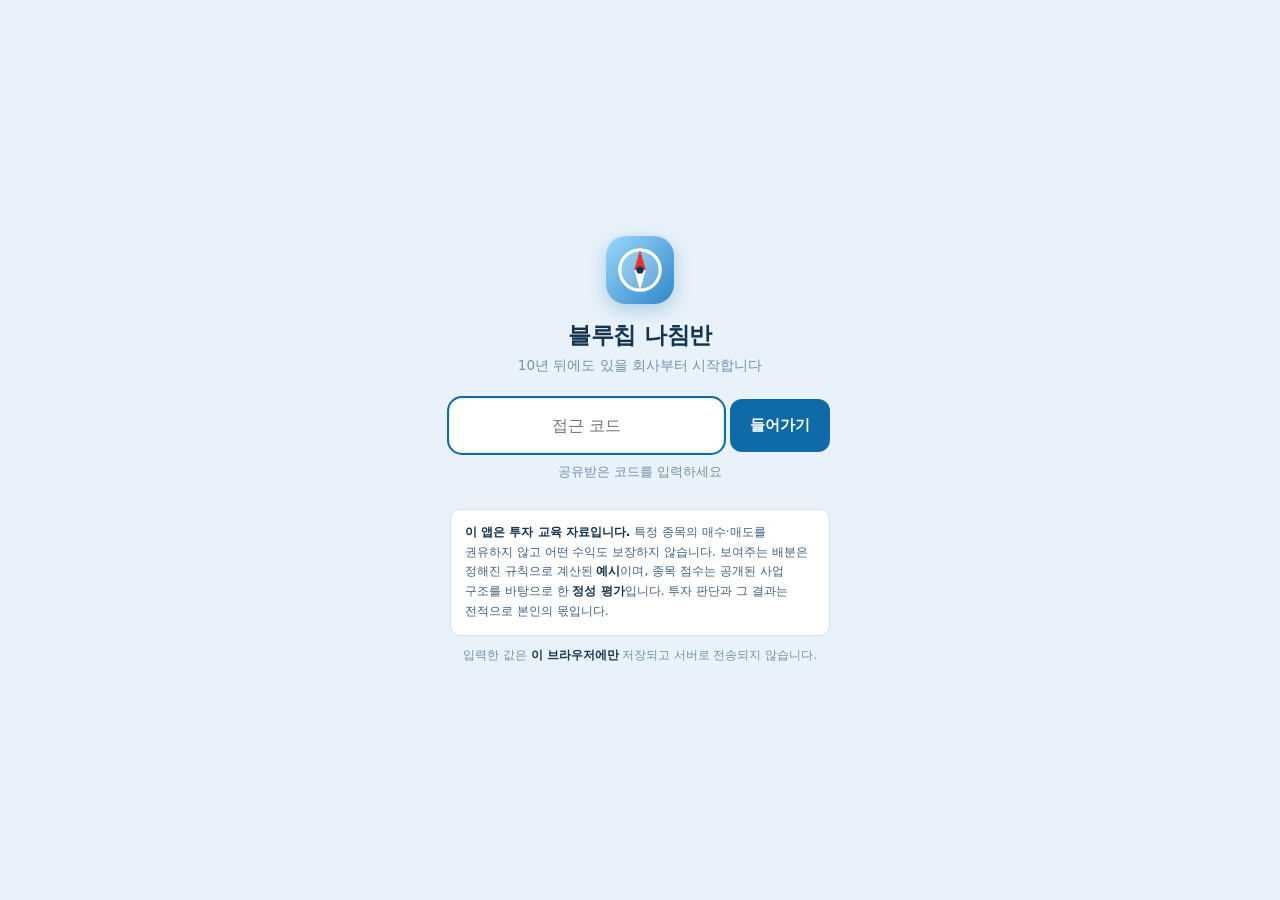
<file: index.html>
<!doctype html>
<html lang="ko">
<head>
<meta charset="UTF-8" />
<meta name="viewport" content="width=device-width, initial-scale=1, viewport-fit=cover" />

<!-- 앱 이름은 여기(title / apple-mobile-web-app-title), manifest.json,
     그리고 아래 .gate-name / .brand 세 곳에만 있다. -->
<title>블루칩 나침반</title>
<meta name="description" content="시드를 넣으면 공격적·안정적·방어적 세 가지로 나눠 담을 종목과 금액을 알려주는 초보자용 주식 가이드." />

<!-- 지인끼리만 쓰는 앱이라 검색에 걸리지 않게 한다.
     robots.txt의 Disallow와 짝이다. 둘 다 있어야 한다 —
     robots.txt는 크롤링을, 이 태그는 색인을 막는다. -->
<meta name="robots" content="noindex, nofollow" />

<meta name="theme-color" content="#0e6ba8" />
<meta name="apple-mobile-web-app-capable" content="yes" />
<meta name="apple-mobile-web-app-status-bar-style" content="default" />
<meta name="apple-mobile-web-app-title" content="블루칩 나침반" />
<meta name="mobile-web-app-capable" content="yes" />

<link rel="manifest" href="manifest.json" />
<link rel="icon" href="icon.svg" type="image/svg+xml" />
<link rel="icon" href="icon-192.png" type="image/png" sizes="192x192" />
<link rel="apple-touch-icon" href="icon-180.png" />
<link rel="stylesheet" href="app.css" />
</head>
<body>

<!-- ── 접근 코드 화면 ────────────────────────────────────────────
     보안이 아니라 문패다(config.js 설명 참고). 통과하면 이 브라우저에
     기억해서 다음부터 묻지 않는다.
     고지를 여기에 둔다 — 들어오는 모든 사람이 한 번은 읽고 지나간다. -->
<div id="gate" class="gate" hidden>
  <div class="gate-card">
    <span class="gate-mark" aria-hidden="true">
      <svg viewBox="0 0 64 64" xmlns="http://www.w3.org/2000/svg">
        <defs><linearGradient id="gt-g" x1="0" y1="0" x2="1" y2="1">
          <stop offset="0" stop-color="#9ad8fb"/><stop offset="1" stop-color="#2f86c9"/>
        </linearGradient></defs>
        <rect width="64" height="64" fill="url(#gt-g)"/>
        <circle cx="32" cy="32" r="19.5" fill="#ffffff" opacity=".18"/>
        <circle cx="32" cy="32" r="19" fill="none" stroke="#ffffff" stroke-width="3"/>
        <path d="M32 13 L37.4 32 L26.6 32 Z" fill="#e5342b"/>
        <path d="M32 51 L26.6 32 L37.4 32 Z" fill="#ffffff"/>
        <circle cx="32" cy="32" r="3.4" fill="#13334f"/>
      </svg>
    </span>
    <h1 class="gate-name">블루칩 나침반</h1>
    <p class="gate-sub">10년 뒤에도 있을 회사부터 시작합니다</p>

    <div class="gate-form">
      <input id="gate-input" type="password" inputmode="text" autocomplete="off"
             placeholder="접근 코드" aria-label="접근 코드" />
      <button id="gate-go" type="button">들어가기</button>
    </div>
    <p id="gate-hint" class="gate-hint"></p>
    <p id="gate-err" class="gate-err" hidden>코드가 맞지 않습니다.</p>

    <p class="gate-notice"><b>이 앱은 투자 교육 자료입니다.</b> 특정 종목의 매수·매도를 권유하지 않고 어떤 수익도 보장하지 않습니다. 보여주는 배분은 정해진 규칙으로 계산된 <b>예시</b>이며, 종목 점수는 공개된 사업 구조를 바탕으로 한 <b>정성 평가</b>입니다. 투자 판단과 그 결과는 전적으로 본인의 몫입니다.</p>
    <p class="gate-priv">입력한 값은 <b>이 브라우저에만</b> 저장되고 서버로 전송되지 않습니다.</p>
  </div>
</div>

<div id="app" hidden>

  <!-- ── 상단: 브랜드 + 시장 전환 ───────────────────────────────
       시장 전환은 가장 자주 눌리는 조작이라 항상 화면에 붙어 있게 한다. -->
  <header class="top">
    <div class="brand">
      <span class="brand-mark" aria-hidden="true">
        <svg viewBox="0 0 64 64" xmlns="http://www.w3.org/2000/svg">
          <defs><linearGradient id="bm-g" x1="0" y1="0" x2="1" y2="1">
            <stop offset="0" stop-color="#9ad8fb"/><stop offset="1" stop-color="#2f86c9"/>
          </linearGradient></defs>
          <rect width="64" height="64" fill="url(#bm-g)"/>
          <circle cx="32" cy="32" r="19.5" fill="#ffffff" opacity=".18"/>
          <circle cx="32" cy="32" r="19" fill="none" stroke="#ffffff" stroke-width="3"/>
          <path d="M32 13 L37.4 32 L26.6 32 Z" fill="#e5342b"/>
          <path d="M32 51 L26.6 32 L37.4 32 Z" fill="#ffffff"/>
          <circle cx="32" cy="32" r="3.4" fill="#13334f"/>
        </svg>
      </span>
      <div>
        <h1>블루칩 나침반</h1>
        <p class="brand-sub">10년 뒤에도 있을 회사부터</p>
      </div>
    </div>

    <div class="market-switch" role="tablist" aria-label="시장 선택">
      <button class="ms-btn is-on" data-market="kr" role="tab" aria-selected="true">
        <span class="ms-flag">🇰🇷</span><span class="ms-label">국내</span>
      </button>
      <button class="ms-btn" data-market="us" role="tab" aria-selected="false">
        <span class="ms-flag">🇺🇸</span><span class="ms-label">미국</span>
      </button>
      <span class="ms-thumb" aria-hidden="true"></span>
    </div>
  </header>

  <main id="main">
    <section id="view-home"   class="view is-on"></section>
    <section id="view-my"     class="view"></section>
    <section id="view-plan"   class="view"></section>
    <section id="view-stock"  class="view"></section>
    <section id="view-market" class="view"></section>
    <section id="view-learn"  class="view"></section>
  </main>

  <!-- ── 하단 탭 ────────────────────────────────────────────────
       홈이 첫 자리다: "지금 시장이 어떤가 + 내 돈이 지금 어떤가".
       그 다음이 내 주식(팔까/둘까/더 살까), 그 다음이 제안(새로 넣을 돈).
       공부(자료)는 맨 뒤에 둔다. -->
  <nav class="tabbar" role="tablist" aria-label="화면 전환">
    <button class="tab is-on" data-view="home" role="tab" aria-selected="true">
      <span class="tab-ico">🏠</span><span class="tab-txt">홈</span>
    </button>
    <button class="tab" data-view="my" role="tab" aria-selected="false">
      <span class="tab-ico">💼</span><span class="tab-txt">내 주식</span>
    </button>
    <button class="tab" data-view="plan" role="tab" aria-selected="false">
      <span class="tab-ico">🎯</span><span class="tab-txt">제안</span>
    </button>
    <button class="tab" data-view="stock" role="tab" aria-selected="false">
      <span class="tab-ico">🔎</span><span class="tab-txt">알아보기</span>
    </button>
    <button class="tab" data-view="market" role="tab" aria-selected="false">
      <span class="tab-ico">🎛️</span><span class="tab-txt">시장</span>
    </button>
    <button class="tab" data-view="learn" role="tab" aria-selected="false">
      <span class="tab-ico">📚</span><span class="tab-txt">자료</span>
    </button>
  </nav>
</div>

<!-- 용어 설명 시트: 점선 밑줄을 누르면 아래에서 올라온다. -->
<div id="sheet" class="sheet" hidden>
  <div class="sheet-back" data-close="1"></div>
  <div class="sheet-body" role="dialog" aria-modal="true" aria-labelledby="sheet-title">
    <h3 id="sheet-title"></h3>
    <p id="sheet-text"></p>
    <button class="sheet-close" data-close="1" type="button">닫기</button>
  </div>
</div>

<script src="config.js"></script>
<script src="data.js"></script>
<script src="market.js"></script>
<script src="portfolios.js"></script>
<script src="holdings.js"></script>
<script src="sim.js"></script>
<script src="ask-brain.js"></script>
<script src="ask.js"></script>
<script src="app.js"></script>
</body>
</html>
</file>
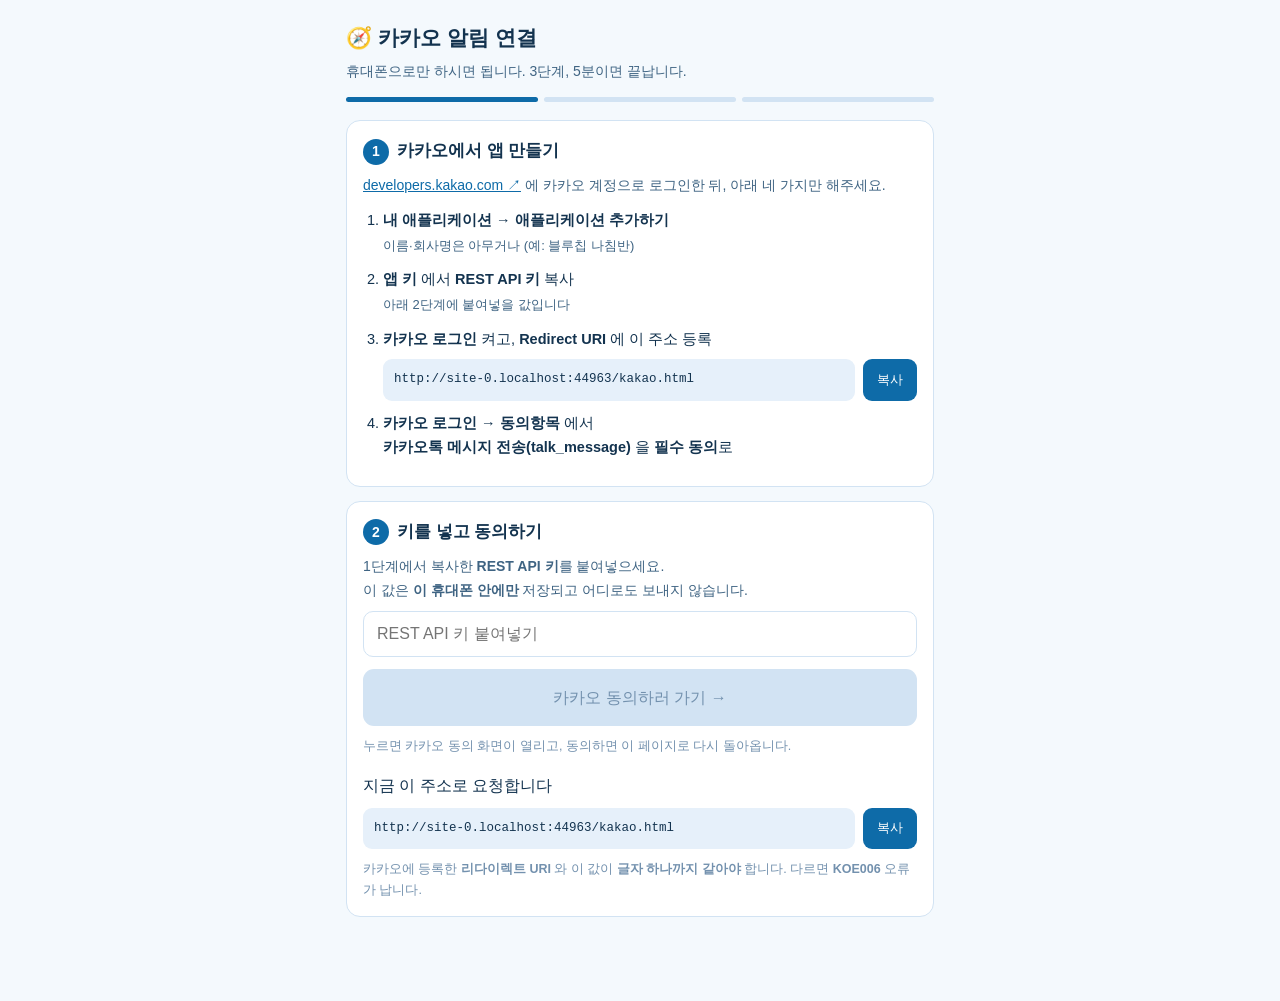
<file: kakao.html>
<!doctype html>
<html lang="ko">
<head>
<meta charset="utf-8" />
<meta name="viewport" content="width=device-width, initial-scale=1, viewport-fit=cover" />
<meta name="robots" content="noindex" />
<title>카카오 알림 연결 · 블루칩 나침반</title>
<!--
  휴대폰만으로 카카오 알림을 연결하는 안내 페이지.

  왜 이 페이지가 필요한가
    회원님이 직접 해야 하는 일은 세 가지뿐이다 — 카카오 로그인, 동의 누르기,
    GitHub 에 비밀값 저장. 그 밖의 복잡한 건(토큰 교환, 시험 발송, 확인) 전부
    워크플로가 한다. 그런데 그 세 가지 사이에 "긴 주소를 손으로 고치기",
    "주소창에서 코드 긁기" 같은 휴대폰에서 사실상 불가능한 일이 끼어 있었다.
    그걸 이 페이지가 대신한다.

  ⚠️ REST 키는 이 기기 안에만 둔다(localStorage). 어디로도 보내지 않는다.
     토큰 교환은 워크플로가 한다 — 키를 페이지에 심으면 소스에 노출된다.
-->
<style>
  :root{--ink:#13334f;--mid:#3f6483;--dim:#7391ae;--line:#d2e3f3;--soft:#e6f0fa;
        --acc:#0e6ba8;--ok:#2f6b4a;--okbg:#eef6f0;--okln:#d3e7da;
        --bad:#93362f;--badbg:#fdf1ef;--badln:#f3cfcd}
  *{margin:0;padding:0;box-sizing:border-box;-webkit-text-size-adjust:100%}
  body{font:16px/1.7 -apple-system,BlinkMacSystemFont,'Apple SD Gothic Neo','Noto Sans KR',sans-serif;
       color:var(--ink);background:#f4f9fd;padding:20px 16px 70px;max-width:620px;margin:0 auto}
  h1{font-size:21px;font-weight:800;margin-bottom:4px}
  .sub{color:var(--mid);font-size:14px;margin-bottom:8px}
  .prog{display:flex;gap:6px;margin:14px 0 18px}
  .pd{flex:1;height:5px;border-radius:99px;background:var(--line)}
  .pd.on{background:var(--acc)}
  .card{background:#fff;border:1px solid var(--line);border-radius:14px;padding:16px;margin-bottom:14px}
  .step{display:flex;align-items:center;gap:8px;font-size:17px;font-weight:800;margin-bottom:4px}
  .num{flex:none;width:26px;height:26px;border-radius:50%;background:var(--acc);color:#fff;
       font-size:14px;display:flex;align-items:center;justify-content:center}
  .card > p{font-size:14px;color:var(--mid);margin:8px 0}
  ol{margin:10px 0 0 20px;font-size:14.5px}
  ol li{margin-bottom:10px}
  .copyrow{display:flex;gap:8px;align-items:stretch;margin:8px 0}
  code{flex:1;min-width:0;background:var(--soft);border-radius:9px;padding:11px;
       font:12.5px/1.55 ui-monospace,SFMono-Regular,Menlo,monospace;word-break:break-all}
  .mini{flex:none;padding:0 14px;border:0;border-radius:9px;background:var(--acc);color:#fff;
        font:700 13px inherit;font-family:inherit;cursor:pointer}
  input{width:100%;padding:13px;border:1px solid var(--line);border-radius:10px;font-size:16px;
        font-family:inherit;color:var(--ink);background:#fff}
  input:focus{outline:2px solid var(--acc);outline-offset:-1px}
  .btn{display:block;width:100%;margin-top:12px;padding:15px;border:0;border-radius:11px;
       background:var(--acc);color:#fff;font:800 16px inherit;font-family:inherit;
       cursor:pointer;text-align:center;text-decoration:none}
  .btn[disabled]{background:var(--line);color:var(--dim)}
  .ok{background:var(--okbg);border:1px solid var(--okln);color:var(--ok);
      padding:11px 13px;border-radius:10px;font-size:14px;margin-top:10px}
  .bad{background:var(--badbg);border:1px solid var(--badln);color:var(--bad);
       padding:12px 14px;border-radius:10px;font-size:14px}
  .note{font-size:12.5px;color:var(--dim);margin-top:10px;line-height:1.65}
  .big{font:700 18px/1.5 ui-monospace,SFMono-Regular,Menlo,monospace;word-break:break-all;
       background:var(--soft);border-radius:10px;padding:14px;text-align:center}
  a{color:var(--acc)}
  .kv{font-size:13px;color:var(--mid);margin-top:6px}
  .kv b{color:var(--ink)}
</style>
</head>
<body>
  <h1>🧭 카카오 알림 연결</h1>
  <div class="sub">휴대폰으로만 하시면 됩니다. 3단계, 5분이면 끝납니다.</div>
  <div class="prog"><span class="pd" id="p1"></span><span class="pd" id="p2"></span><span class="pd" id="p3"></span></div>
  <div id="out"></div>

<script>
(function () {
  var KEY = 'bcc:kakaoRestKey';
  var REDIRECT = location.origin + location.pathname;
  var qs = new URLSearchParams(location.search);
  var code = qs.get('code'), err = qs.get('error');
  var out = document.getElementById('out');

  function esc(s) { return String(s == null ? '' : s).replace(/[<>&"]/g, function (c) {
    return { '<': '&lt;', '>': '&gt;', '&': '&amp;', '"': '&quot;' }[c]; }); }
  function store(k, v) { try { v === null ? localStorage.removeItem(k) : localStorage.setItem(k, v); } catch (e) {} }
  function read(k) { try { return localStorage.getItem(k) || ''; } catch (e) { return ''; } }
  function lit(n) { for (var i = 1; i <= 3; i++)
    document.getElementById('p' + i).className = 'pd' + (i <= n ? ' on' : ''); }

  /* 눌러서 복사. 안 되는 브라우저에서는 선택 상태로 만들어 준다. */
  function wireCopy(btnId, srcId, msgId) {
    var b = document.getElementById(btnId); if (!b) return;
    b.onclick = function () {
      var el = document.getElementById(srcId);
      var t = el.value !== undefined ? el.value : el.textContent;
      var done = function () { say('✅ 복사했습니다.'); };
      function say(m) { var x = document.getElementById(msgId); if (x) x.innerHTML = '<div class="ok">' + m + '</div>'; }
      if (navigator.clipboard && navigator.clipboard.writeText) {
        navigator.clipboard.writeText(t).then(done, sel);
      } else sel();
      function sel() {
        try {
          var r = document.createRange(); r.selectNodeContents(el);
          var s = window.getSelection(); s.removeAllRanges(); s.addRange(r);
          say('길게 눌러 <b>복사</b>를 골라주세요.');
        } catch (e) { say('직접 길게 눌러 복사해 주세요.'); }
      }
    };
  }

  /* ── 인증 실패 ── */
  if (err) {
    lit(2);
    var isUri = /KOE006|redirect|uri/i.test(err);
    out.innerHTML =
      '<div class="bad"><b>동의가 끝나지 않았습니다.</b><br>(' + esc(err) + ')</div>' +
      '<div class="card">' +
        (isUri
          ? '<p><b>등록한 주소가 다릅니다(KOE006).</b> 카카오에 등록한 ' +
            '<b>리다이렉트 URI</b> 가 아래 값과 글자 하나까지 같아야 합니다.</p>' +
            '<div class="copyrow"><code id="ru3">' + esc(REDIRECT) + '</code>' +
            '<button class="mini" id="cpru3">복사</button></div><div id="m4"></div>' +
            '<div class="note">자주 어긋나는 곳 — 뒤가 잘림, <b>kakao.html</b> 빠짐, ' +
            '끝에 <b>/</b> 붙음, 입력만 하고 <b>+</b> 를 안 누름, ' +
            '<b>다른 REST 키</b> 에 등록함.</div>'
          : '<p>대개 <b>카카오톡 메시지 전송(talk_message)</b> 동의항목이 ' +
            '꺼져 있을 때 이렇게 됩니다. 카카오 개발자센터에서 켠 뒤 다시 해주세요.</p>') +
        '<a class="btn" href="' + esc(REDIRECT) + '" style="margin-top:14px">처음으로 돌아가기</a>' +
      '</div>';
    if (isUri) wireCopy('cpru3', 'ru3', 'm4');
    return;
  }

  /* ── 3단계: 코드를 받았다 ── */
  if (code) {
    lit(3);
    out.innerHTML =
      '<div class="card"><div class="step"><span class="num">3</span>거의 끝났습니다</div>' +
        '<p>아래 코드를 복사해서 저에게 알려주시거나, 직접 넣으셔도 됩니다.</p>' +
        '<div class="big" id="code">' + esc(code) + '</div>' +
        '<button class="btn" id="cp">📋 코드 복사하기</button>' +
        '<div id="m1"></div>' +
        '<div class="note">이 코드는 <b>10분 안에 한 번만</b> 쓸 수 있습니다. ' +
        '늦었으면 아래에서 다시 받으시면 됩니다.</div>' +
      '</div>' +
      '<div class="card"><div class="step"><span class="num">✓</span>다음은 제가 합니다</div>' +
        '<p>코드를 알려주시면 토큰 발급·저장·시험 발송까지 제가 처리하겠습니다.<br>' +
        '직접 하시려면: <b>Actions → kakao token → Run workflow</b> 에 코드를 넣고 실행하세요.</p>' +
        '<a class="btn" id="again" href="#" style="background:#fff;color:var(--acc);border:1px solid var(--line)">↻ 코드 다시 받기</a>' +
      '</div>';
    wireCopy('cp', 'code', 'm1');
    var k = read(KEY);
    document.getElementById('again').href = k ? authUrl(k) : REDIRECT;
    return;
  }

  function authUrl(k) {
    return 'https://kauth.kakao.com/oauth/authorize?client_id=' + encodeURIComponent(k) +
      '&redirect_uri=' + encodeURIComponent(REDIRECT) +
      '&response_type=code&scope=talk_message';
  }

  /* ── 1~2단계 ── */
  lit(1);
  out.innerHTML =
    '<div class="card"><div class="step"><span class="num">1</span>카카오에서 앱 만들기</div>' +
      '<p><a href="https://developers.kakao.com" target="_blank" rel="noopener">developers.kakao.com ↗</a>' +
      ' 에 카카오 계정으로 로그인한 뒤, 아래 네 가지만 해주세요.</p>' +
      '<ol>' +
        '<li><b>내 애플리케이션 → 애플리케이션 추가하기</b><br>' +
          '<span class="kv">이름·회사명은 아무거나 (예: 블루칩 나침반)</span></li>' +
        '<li><b>앱 키</b> 에서 <b>REST API 키</b> 복사<br>' +
          '<span class="kv">아래 2단계에 붙여넣을 값입니다</span></li>' +
        '<li><b>카카오 로그인</b> 켜고, <b>Redirect URI</b> 에 이 주소 등록' +
          '<div class="copyrow"><code id="ru">' + esc(REDIRECT) + '</code>' +
          '<button class="mini" id="cpru">복사</button></div>' +
          '<div id="m2"></div></li>' +
        '<li><b>카카오 로그인 → 동의항목</b> 에서<br>' +
          '<b>카카오톡 메시지 전송(talk_message)</b> 을 <b>필수 동의</b>로</li>' +
      '</ol>' +
    '</div>' +
    '<div class="card"><div class="step"><span class="num">2</span>키를 넣고 동의하기</div>' +
      '<p>1단계에서 복사한 <b>REST API 키</b>를 붙여넣으세요.<br>' +
      '이 값은 <b>이 휴대폰 안에만</b> 저장되고 어디로도 보내지 않습니다.</p>' +
      '<input id="key" type="text" inputmode="latin" autocapitalize="off" autocorrect="off" ' +
        'spellcheck="false" placeholder="REST API 키 붙여넣기" value="' + esc(read(KEY)) + '" />' +
      '<a class="btn" id="go" href="#">카카오 동의하러 가기 →</a>' +
      '<div class="note">누르면 카카오 동의 화면이 열리고, 동의하면 이 페이지로 다시 돌아옵니다.</div>' +
      /* KOE006(Redirect URI 불일치)이 실제로 났다. 원인은 대개 카카오에
         등록한 주소가 한 글자 다르거나 뒤가 잘린 것인데, 요청에 실리는 주소를
         화면에서 볼 수 없으면 무엇과 무엇이 다른지 대조할 수가 없다.
         그래서 지금 보내는 값을 그대로 보여준다. */
      '<div class="lab" style="margin-top:16px">지금 이 주소로 요청합니다</div>' +
      '<div class="copyrow"><code id="ru2">' + esc(REDIRECT) + '</code>' +
      '<button class="mini" id="cpru2">복사</button></div><div id="m3"></div>' +
      '<div class="note">카카오에 등록한 <b>리다이렉트 URI</b> 와 이 값이 ' +
      '<b>글자 하나까지 같아야</b> 합니다. 다르면 <b>KOE006</b> 오류가 납니다.</div>' +
    '</div>';

  wireCopy('cpru', 'ru', 'm2');
  wireCopy('cpru2', 'ru2', 'm3');
  var input = document.getElementById('key');
  var go = document.getElementById('go');
  function sync() {
    var k = input.value.trim();
    if (k.length >= 20) { go.href = authUrl(k); go.removeAttribute('disabled'); store(KEY, k); lit(2); }
    else { go.href = '#'; go.setAttribute('disabled', ''); lit(1); }
  }
  input.addEventListener('input', sync);
  go.addEventListener('click', function (e) { if (go.getAttribute('href') === '#') e.preventDefault(); });
  sync();
})();
</script>
</body>
</html>
</file>
<file: app.css>
/* ============================================================================
   app.css — 블루칩 나침반
   ----------------------------------------------------------------------------
   색 원칙: 스카이블루 배경(#e9f2fb) + 딥네이비 글자(#13334f) + 오션블루
   강조(#0e6ba8). 빨강(--up #e5342b)은 나침반 북쪽 바늘과 위성 비중에만 쓴다.
   빨강을 아껴 쓰는 이유: 화면에 빨강이 흔해지면 그게 곧 "지금 뭔가 하라"는
   신호가 된다. 이 앱의 목적은 감정 매매를 줄이는 것이라 손익·등락을
   빨강/초록으로 칠하는 UI는 만들지 않는다(CLAUDE.md).
   시장 전환(국내↔미장)만 강조색을 오션블루↔인디고로 바꿔, 지금 어느 시장을
   보고 있는지 글자를 읽지 않아도 알게 한다.
   ========================================================================== */

:root {
  /* 스카이블루 팔레트.
     배경은 하늘, 글자는 딥네이비, 강조는 오션블루. 나침반 북쪽 바늘만
     상승 빨강(--up)으로 찍어 시선을 한 점에 모은다.
     주의: --up 은 브랜드 색이지 손익 색이 아니다. 수익률·등락을 빨강/초록으로
     칠하는 UI는 만들지 않는다(CLAUDE.md) — 감정 매매를 줄이는 게 이 앱의 목적이다. */
  --bg:        #e9f2fb;
  --card:      #ffffff;
  --line:      #d2e3f3;
  --line-soft: #e6f0fa;
  --ink:       #13334f;
  --ink-mid:   #3f6180;
  --ink-dim:   #7391ae;

  --accent:      #0e6ba8;   /* 시장에 따라 아래에서 덮어쓴다 */
  --accent-soft: #e1eef9;
  --accent-ink:  #0e6ba8;

  --up:    #e5342b;   /* 주식 상승의 빨강 — 나침반 북쪽 바늘, 위성 비중 */
  --sky:   #6fc3f0;
  --amber: #ffc66b;
  --good:  #2f8f6d;
  --warn:  #c8802a;
  --bad:   #b8342c;

  --r:  16px;
  --r-s: 10px;
  --shadow: 0 1px 2px rgba(19,51,79,.06), 0 8px 24px rgba(19,51,79,.06);
  --safe-bottom: env(safe-area-inset-bottom, 0px);
  --safe-top: env(safe-area-inset-top, 0px);
}

body[data-market="us"] {
  --accent:      #3d3f9e;
  --accent-soft: #eaeaf8;
  --accent-ink:  #3d3f9e;
}

* { box-sizing: border-box; -webkit-tap-highlight-color: transparent; }

/* 한글은 기본값이면 **글자 단위**로 줄이 바뀐다. 그래서 좁은 화면에서
   "비중을 줄인 / 다", "1,695만 / 원" 처럼 낱말 한가운데가 끊긴다.
   읽는 사람은 두 번 읽어야 하고, 무엇보다 지저분하다.
   keep-all 로 **띄어쓰기에서만** 줄을 바꾼다. 대신 띄어쓰기 없는 긴
   덩어리(주소 등)가 칸을 뚫고 나갈 수 있으니 anywhere 로 받쳐 둔다.
   ⚠️ 이건 화면 전체에 걸리는 규칙이다. 칸마다 따로 적지 않는다 —
      따로 적으면 새로 만든 칸에서 또 빠뜨린다. */
body {
  word-break: keep-all;
  overflow-wrap: anywhere;
}

/* [hidden]의 display:none은 브라우저 기본 스타일이라, 클래스 선택자가
   display를 지정하면 그쪽이 이긴다. 그러면 "숨겼다고 생각한" 전체화면
   오버레이가 투명하게 남아 화면 전체의 클릭을 삼킨다.
   숨김이 항상 이기도록 못 박는다. */
[hidden] { display: none !important; }

html, body {
  margin: 0;
  background: var(--bg);
  color: var(--ink);
  font-family: -apple-system, BlinkMacSystemFont, "Apple SD Gothic Neo", "Pretendard",
               "Noto Sans KR", system-ui, sans-serif;
  /* 초보자 대상이라 기본 글자를 한 단계 크게 잡는다. 16.5px 아래로 내리지 말 것. */
  font-size: 16.5px;
  line-height: 1.62;
  -webkit-text-size-adjust: 100%;
}

#app {
  max-width: 620px;
  margin: 0 auto;
  padding-bottom: calc(78px + var(--safe-bottom));
}

h1, h2, h3, h4 { margin: 0; line-height: 1.35; letter-spacing: -.01em; }
p { margin: 0 0 .7em; }
p:last-child { margin-bottom: 0; }
b, strong { font-weight: 700; color: var(--ink); }
button { font: inherit; color: inherit; cursor: pointer; }
a { color: var(--accent-ink); text-decoration-thickness: 1px; text-underline-offset: 3px; }

/* ── 상단 ───────────────────────────────────────────────────────── */
.top {
  position: sticky; top: 0; z-index: 40;
  padding: calc(10px + var(--safe-top)) 16px 10px;
  background: rgba(233,242,251,.92);
  backdrop-filter: saturate(1.4) blur(12px);
  -webkit-backdrop-filter: saturate(1.4) blur(12px);
  border-bottom: 1px solid var(--line-soft);
}
.brand { display: flex; align-items: center; gap: 10px; margin-bottom: 10px; }
/* 이모지 대신 실제 나침반 SVG를 넣는다 — 앱 아이콘과 화면 상단이 같은
   그림이어야 "설치한 그 앱"으로 읽힌다. */
.brand-mark {
  width: 42px; height: 42px; flex: 0 0 42px;
  display: block; border-radius: 13px; overflow: hidden;
  box-shadow: 0 4px 12px rgba(14,107,168,.28);
}
.brand-mark svg { display: block; width: 100%; height: 100%; }
.brand h1 { font-size: 19px; font-weight: 800; }
.brand-sub { margin: 1px 0 0; font-size: 12.5px; color: var(--ink-dim); }

/* 시장 전환 — 이 사이트에서 가장 자주 눌리는 버튼이라 크고 명확하게. */
.market-switch {
  position: relative;
  display: grid; grid-template-columns: 1fr 1fr;
  background: #d8e8f7; border-radius: 12px; padding: 4px;
}
body[data-market="us"] .market-switch { background: #e2e2f4; }
.ms-btn {
  position: relative; z-index: 2;
  border: 0; background: none;
  padding: 9px 4px; border-radius: 9px;
  font-size: 15px; font-weight: 700; color: var(--ink-dim);
  display: flex; align-items: center; justify-content: center; gap: 7px;
  transition: color .18s;
}
.ms-btn.is-on { color: var(--accent-ink); }
.ms-flag { font-size: 17px; }
.ms-thumb {
  position: absolute; z-index: 1; top: 4px; left: 4px;
  width: calc(50% - 4px); height: calc(100% - 8px);
  background: #fff; border-radius: 9px;
  box-shadow: 0 1px 3px rgba(19,51,79,.14);
  transition: transform .22s cubic-bezier(.34,1.3,.5,1);
}
body[data-market="us"] .ms-thumb { transform: translateX(100%); }

/* ── 뷰 ─────────────────────────────────────────────────────────── */
.view { display: none; padding: 16px 16px 8px; }
.view.is-on { display: block; animation: fade .22s ease; }
@keyframes fade { from { opacity: 0; transform: translateY(5px); } to { opacity: 1; transform: none; } }

.sec { margin-bottom: 26px; }
.sec-head { margin-bottom: 10px; }
.sec-head h2 { font-size: 17.5px; font-weight: 800; display: flex; align-items: center; gap: 7px; }
.sec-head p { margin: 4px 0 0; font-size: 13.5px; color: var(--ink-dim); }

.card {
  background: var(--card); border: 1px solid var(--line);
  border-radius: var(--r); padding: 16px; box-shadow: var(--shadow);
  margin-bottom: 12px;
}
.card:last-child { margin-bottom: 0; }

.note {
  font-size: 13px; color: var(--ink-dim); line-height: 1.6;
  background: var(--accent-soft); border-radius: var(--r-s);
  padding: 11px 13px;
}

/* ── 다이얼(국면 진단) ──────────────────────────────────────────── */
.stale {
  display: flex; gap: 10px; align-items: flex-start;
  padding: 12px 14px; border-radius: var(--r-s); font-size: 13.5px;
  margin-bottom: 12px;
}
.stale.ok    { background: #e3f1fb; color: #0e6ba8; border: 1px solid #c6e2f5; }
.stale.old   { background: #fff4e6; color: #8a5a12; border: 1px solid #f2ddb8; }
.stale.stale-bad { background: #fdecec; color: #9c3733; border: 1px solid #f3cfcd; }
.stale b { color: inherit; }

.dial { border-bottom: 1px solid var(--line-soft); padding: 14px 0; }
.dial:first-child { padding-top: 2px; }
.dial:last-child { border-bottom: 0; padding-bottom: 2px; }
.dial-q { font-size: 15.5px; font-weight: 800; display: flex; gap: 8px; align-items: baseline; }
.dial-why { margin: 3px 0 9px; font-size: 13px; color: var(--ink-dim); }
.dial-opts { display: grid; grid-template-columns: repeat(3, 1fr); gap: 6px; }
.dial-opt {
  border: 1.5px solid var(--line); background: #fff; border-radius: 11px;
  padding: 9px 6px; text-align: center; line-height: 1.3;
  transition: border-color .15s, background .15s;
}
.dial-opt .o-l { display: block; font-size: 13.5px; font-weight: 700; }
.dial-opt .o-h { display: block; font-size: 11px; color: var(--ink-dim); margin-top: 3px; }
.dial-opt.is-on { border-color: var(--accent); background: var(--accent-soft); }
.dial-opt.is-on .o-l { color: var(--accent-ink); }
.dial-where { margin-top: 8px; font-size: 12.5px; }
.dial-where a { margin-right: 12px; white-space: nowrap; }

/* ── 국면 결과 ──────────────────────────────────────────────────── */
.regime {
  background: linear-gradient(140deg, var(--accent), color-mix(in srgb, var(--accent) 72%, #000));
  color: #fff; border-radius: var(--r); padding: 18px; box-shadow: var(--shadow);
}
.regime-eyebrow { font-size: 12px; opacity: .8; letter-spacing: .04em; }
.regime-name { font-size: 24px; font-weight: 800; margin: 3px 0 2px; }
.regime-full { font-size: 13.5px; opacity: .9; }
.regime-tilt {
  margin-top: 13px; font-size: 13px;
  background: rgba(255,255,255,.16); border-radius: 10px; padding: 9px 12px;
}
.regime-tilt b { color: #fff; }

/* 자동 판정 근거 — 항목 / 판정값 / 왜 그렇게 봤는지 세 줄 */
.jrow { display: flex; gap: 11px; padding: 12px 0; border-bottom: 1px solid var(--line-soft); }
.jrow:last-child { border-bottom: 0; }
.jico { font-size: 18px; flex: 0 0 22px; line-height: 1.3; }
.jbody { min-width: 0; }
.jq { font-size: 12.5px; color: var(--ink-dim); }
.jv { font-size: 16px; font-weight: 800; color: var(--accent-ink); margin: 1px 0 3px; }
.jwhy { font-size: 13.5px; color: var(--ink-mid); line-height: 1.55; }
.jwhy b { color: var(--ink); }

.read-item { display: flex; gap: 11px; padding: 11px 0; border-bottom: 1px solid var(--line-soft); }
.read-item:last-child { border-bottom: 0; }
.read-ico { font-size: 18px; flex: 0 0 22px; }
.read-choice { font-size: 12.5px; color: var(--accent-ink); font-weight: 700; }
.read-text { font-size: 14px; margin-top: 2px; color: var(--ink-mid); }
.read-text b { color: var(--ink); }

.act { display: flex; gap: 11px; padding: 12px 0; border-bottom: 1px solid var(--line-soft); }
.act:last-child { border-bottom: 0; }
.act-ico {
  flex: 0 0 34px; height: 34px; border-radius: 10px; background: var(--accent-soft);
  display: grid; place-items: center; font-size: 17px;
}
.act-t { font-size: 14.5px; font-weight: 700; }
.act-d { font-size: 13.5px; color: var(--ink-mid); margin-top: 2px; }

/* ── 오늘(홈) ───────────────────────────────────────────────────
   이 앱에서 가장 먼저, 가장 자주 보는 화면이다. 정보 밀도를 일부러 낮춘다 —
   "뭘 얼마나 사면 되나"가 스크롤 없이 눈에 들어와야 한다. */

.todaybar {
  display: flex; align-items: center; gap: 10px;
  margin-bottom: 10px;
}
.todaybar-d { font-size: 15.5px; font-weight: 800; }
.todaybar-r {
  margin-left: auto; font-size: 12.5px; font-weight: 700;
  background: var(--accent-soft); color: var(--accent-ink);
  border-radius: 999px; padding: 5px 12px; white-space: nowrap;
}

/* 시장을 며칠째 안 봤는지 — 이 앱에서 "오늘 기준"을 지탱하는 유일한 근거라
   눈에 띄게 두고, 오래되면 누를 수 있는 버튼으로 바꾼다. */
.freshcta {
  display: block; width: 100%; text-align: left;
  border: 1px solid #f2ddb8; background: #fff4e6; color: #8a5a12;
  border-radius: var(--r-s); padding: 12px 14px; font-size: 13.5px; line-height: 1.55;
  margin-bottom: 14px;
}
.freshok {
  font-size: 12.5px; color: var(--ink-dim); margin-bottom: 14px;
}

.step { margin-bottom: 22px; }
.step-h {
  display: flex; align-items: center; gap: 9px;
  font-size: 16.5px; font-weight: 800; margin-bottom: 10px;
}
.step-n {
  flex: 0 0 24px; height: 24px; border-radius: 50%;
  background: var(--accent); color: #fff;
  font-size: 13px; font-weight: 800;
  display: grid; place-items: center;
}
.stepnote { font-size: 12.5px; color: var(--ink-dim); margin-top: 9px; line-height: 1.6; }

/* 시드 입력 */
.seedrow {
  display: flex; align-items: baseline; gap: 8px;
  background: var(--card); border: 1px solid var(--line); border-radius: var(--r);
  padding: 12px 16px; box-shadow: var(--shadow);
}
.seedrow input {
  flex: 1; min-width: 0; border: 0; background: none; padding: 0;
  font: inherit; font-size: 26px; font-weight: 800; color: var(--accent-ink);
  font-variant-numeric: tabular-nums; -moz-appearance: textfield;
}
.seedrow input::-webkit-outer-spin-button,
.seedrow input::-webkit-inner-spin-button { -webkit-appearance: none; margin: 0; }
.seedunit { font-size: 15px; font-weight: 700; color: var(--ink-dim); }
.seedchips { display: flex; gap: 6px; margin-top: 8px; flex-wrap: wrap; }
.seedchip {
  border: 1.5px solid var(--line); background: var(--card); border-radius: 999px;
  padding: 6px 13px; font-size: 13px; font-weight: 700; color: var(--ink-mid);
}
.seedchip.is-on { border-color: var(--accent); background: var(--accent-soft); color: var(--accent-ink); }
.seedfx { font-size: 12.5px; color: var(--ink-dim); margin-top: 9px; }
.seedfx input {
  width: 78px; padding: 4px 7px; border: 1px solid var(--line);
  border-radius: 7px; font: inherit; font-size: 13px; background: var(--card); color: var(--ink);
}

/* 성향 3택 */
.styles { display: grid; grid-template-columns: repeat(3, 1fr); gap: 7px; }
.stylebtn {
  border: 1.5px solid var(--line); background: var(--card); border-radius: 13px;
  padding: 12px 6px; display: grid; gap: 2px; justify-items: center;
}
.style-i { font-size: 21px; line-height: 1.1; }
.style-l { font-size: 14px; font-weight: 800; }
.style-m { font-size: 10.5px; color: var(--ink-dim); line-height: 1.3; text-align: center; }
.stylebtn.is-on { border-color: var(--accent); background: var(--accent-soft); }
.stylebtn.is-on .style-l { color: var(--accent-ink); }
.stylecard {
  margin-top: 10px; font-size: 14px; color: var(--ink-mid); line-height: 1.6;
  background: var(--card); border: 1px solid var(--line);
  border-radius: var(--r-s); padding: 12px 14px;
}
.stylecard-who { font-size: 12.5px; color: var(--ink-dim); }

/* 국면 때문에 비중이 움직였다는 설명 */
.tiltnote {
  font-size: 13px; color: var(--accent-ink); background: var(--accent-soft);
  border-radius: var(--r-s); padding: 11px 13px; margin-bottom: 10px; line-height: 1.6;
}
.tiltwarn {
  font-size: 13px; color: #9a3a31; background: #fdf1ef; border: 1px solid #f6d5d0;
  border-radius: var(--r-s); padding: 11px 13px; margin-bottom: 10px; line-height: 1.6;
}

/* 제안 목록 — 이 앱의 결론이 놓이는 자리 */
.alloc {
  background: var(--card); border: 1px solid var(--line);
  border-radius: var(--r); box-shadow: var(--shadow); overflow: hidden;
}
.alrow { display: flex; gap: 12px; padding: 13px 15px; border-bottom: 1px solid var(--line-soft); }
.alrow:last-child { border-bottom: 0; }
.alrow.is-cash { background: var(--line-soft); }
.al-w {
  flex: 0 0 46px; text-align: right;
  font-size: 21px; font-weight: 800; color: var(--accent-ink);
  font-variant-numeric: tabular-nums; line-height: 1.2;
}
.al-w small { font-size: 11px; font-weight: 700; margin-left: 1px; }
.alrow.is-cash .al-w { color: var(--ink-dim); }
.al-body { flex: 1; min-width: 0; }
.al-top { display: flex; align-items: baseline; gap: 7px; flex-wrap: wrap; }
.al-n { font-size: 15px; font-weight: 800; }
.al-t, .al-k {
  font-size: 10.5px; font-weight: 700; border-radius: 5px; padding: 2px 6px;
  background: var(--line-soft); color: var(--ink-dim);
}
.al-amt {
  font-size: 14.5px; font-weight: 700; color: var(--ink-mid); margin-top: 2px;
  font-variant-numeric: tabular-nums;
}
.al-why { font-size: 12.5px; color: var(--ink-dim); margin-top: 3px; line-height: 1.55; }

.splitbuy {
  margin-top: 12px; font-size: 13.5px; line-height: 1.65;
  background: #fff8ec; border: 1px solid #f3e0bd; color: #6f5019;
  border-radius: var(--r-s); padding: 12px 14px;
}
.splitbuy-why { display: block; font-size: 12.5px; opacity: .85; margin-top: 4px; }

/* 오늘의 점검 — 날짜에서 나오므로 진짜로 매일 바뀐다.
   시장 데이터인 척하지 않고 "오늘 해볼 행동" 하나만 준다. */
.daily-t { font-size: 15px; font-weight: 800; margin-top: 6px; line-height: 1.5; }
.daily-d { font-size: 13.5px; color: var(--ink-mid); margin-top: 5px; line-height: 1.6; }

/* ── 종목 카드 ──────────────────────────────────────────────────── */
.filters { display: flex; gap: 6px; overflow-x: auto; padding-bottom: 4px; margin-bottom: 12px; }
.filters::-webkit-scrollbar { display: none; }
.chip {
  border: 1.5px solid var(--line); background: #fff; border-radius: 999px;
  padding: 7px 14px; font-size: 13.5px; font-weight: 700; white-space: nowrap;
  color: var(--ink-mid);
}
.chip.is-on { border-color: var(--accent); background: var(--accent-soft); color: var(--accent-ink); }

.stock { padding: 0; overflow: hidden; }

/* 카드 전체가 버튼이다 — 초보자에게 "더보기" 링크를 찾게 하지 않는다. */
.stock-head {
  display: flex; align-items: flex-start; gap: 12px;
  width: 100%; text-align: left; border: 0; background: none;
  padding: 14px 15px;
}
.grade {
  flex: 0 0 46px; text-align: center;
  border-radius: 11px; padding: 6px 0; color: #fff;
  background: linear-gradient(140deg, var(--accent), color-mix(in srgb, var(--accent) 70%, #000));
}
.grade b { display: block; font-size: 18px; font-weight: 800; line-height: 1; }
.grade small { display: block; font-size: 10.5px; opacity: .9; margin-top: 2px; }
.stock-id { flex: 1; min-width: 0; }
.stock-name { display: block; font-size: 16.5px; font-weight: 800; }
.stock-meta { display: block; font-size: 12px; color: var(--ink-dim); margin-top: 1px; }
.stock-one { display: block; font-size: 13.5px; color: var(--ink-mid); margin-top: 6px; line-height: 1.55; }
.stock-caret {
  flex: 0 0 16px; color: var(--ink-dim); font-size: 13px;
  transition: transform .18s;
}
.stock.is-open .stock-caret { transform: rotate(180deg); }
.tagpill {
  display: inline-block; font-size: 11px; font-weight: 700; padding: 2px 8px;
  border-radius: 999px; margin-left: 6px; vertical-align: 2px;
}
.tagpill.core { background: #e1eef9; color: #0e6ba8; }
.tagpill.income { background: #fdf0e2; color: #96601c; }
.tagpill.satellite { background: #fdeae7; color: #b8342c; }

/* 점수 막대.
   고쳐야 했던 두 가지:
   1) 라벨을 82px 로 고정해 뒀더니 "주주환원 지속성", "지정학·규제 내성"처럼
      긴 축이 두 줄로 접혀서 그 행만 높이가 두 배가 됐다(19px vs 39px).
      → .bars 를 3열 격자로 만들고 각 행은 display:contents 로 열에 편입시킨다.
        열 폭을 행마다 따로 잡지 않으니 여섯 줄의 라벨·막대·숫자가 모두 맞는다.
   2) .bar-f 가 <span> 이라 display:inline 이었다. 인라인 요소는 width·height 를
      무시한다 — 그래서 점수가 5든 2든 **채움이 폭 0** 이었고, 여섯 막대가 죄다
      빈 트랙(연한 하늘색)으로 똑같이 보였다. display:block 을 준다. */
.bars {
  display: grid;
  grid-template-columns: max-content minmax(48px, 1fr) 22px;
  gap: 7px 8px; align-items: center;
  margin-bottom: 4px; font-size: 12px;
}
.bar { display: contents; }
.bar-l { color: var(--ink-dim); white-space: nowrap; }
.bar-t { height: 7px; background: var(--line-soft); border-radius: 4px; overflow: hidden; }
.bar-f {
  display: block; height: 100%; border-radius: 4px;
  background: linear-gradient(90deg, var(--accent), color-mix(in srgb, var(--accent) 45%, var(--sky)));
}
/* color-mix 를 모르는 브라우저에서도 채움이 보이게 단색을 먼저 깐다 */
.bar-f { background-color: var(--accent); }
.bar-v { text-align: right; color: var(--ink-dim); font-variant-numeric: tabular-nums; }
/* 좁은 화면에서 라벨이 길어 막대가 눌리지 않도록 글자만 살짝 줄인다 */
@media (max-width: 360px) { .bars { font-size: 11px; gap: 7px 6px; } }

.stock-body { padding: 0 16px 16px; display: none; }
.stock.is-open .stock-body { display: block; }
.sb-h { font-size: 13px; font-weight: 800; color: var(--ink-dim); margin: 14px 0 5px; letter-spacing: .02em; }
.sb-list { margin: 0; padding-left: 18px; font-size: 14px; color: var(--ink-mid); }
.sb-list li { margin-bottom: 4px; }
.sb-risk { background: #fdf1ef; border: 1px solid #f6d5d0; border-radius: var(--r-s);
  padding: 11px 13px; font-size: 13.5px; color: #9a3a31; }
.sb-beg { background: #fff8ec; border: 1px solid #f3e0bd; border-radius: var(--r-s);
  padding: 11px 13px; font-size: 13.5px; color: #6f5019; }
.sb-check { display: flex; flex-wrap: wrap; gap: 6px; }
.sb-check span { font-size: 12px; background: var(--accent-soft); color: var(--accent-ink);
  border-radius: 7px; padding: 5px 9px; font-weight: 600; }

/* ── ETF / 테마 / 실수 / 로드맵 ─────────────────────────────────── */
.theme-h { display: flex; align-items: center; gap: 8px; font-size: 15.5px; font-weight: 800; }
.theme-b { font-size: 14px; color: var(--ink-mid); margin-top: 6px; }
.theme-blue { font-size: 13.5px; margin-top: 8px; background: var(--accent-soft);
  border-radius: var(--r-s); padding: 10px 12px; color: var(--ink-mid); }
.theme-c { font-size: 13px; color: var(--warn); margin-top: 7px; }

.mis-h { display: flex; align-items: center; gap: 8px; font-size: 15px; font-weight: 800; }
.mis-b { font-size: 13.5px; color: var(--ink-mid); margin-top: 4px; }
.mis-f { font-size: 13.5px; margin-top: 7px; padding-left: 11px; border-left: 3px solid var(--good); color: var(--ink-mid); }

.road { display: flex; gap: 12px; padding: 14px 0; border-bottom: 1px solid var(--line-soft); }
.road:last-child { border-bottom: 0; }
/* "2~4주차"처럼 긴 라벨이 두 줄로 깨지지 않도록 폭을 잡고 줄바꿈을 막는다. */
.road-w { flex: 0 0 66px; font-size: 12px; font-weight: 800; color: #fff; height: fit-content;
  background: var(--accent); border-radius: 8px; padding: 5px 4px; text-align: center;
  white-space: nowrap; }
.road-t { font-size: 15px; font-weight: 800; }
.road-l { margin: 6px 0 0; padding-left: 18px; font-size: 13.5px; color: var(--ink-mid); }
.road-y { font-size: 13px; color: var(--ink-dim); margin-top: 7px; }

.newsq { padding: 13px 0; border-bottom: 1px solid var(--line-soft); }
.newsq:last-child { border-bottom: 0; }
.newsq-q { font-size: 14.5px; font-weight: 800; }
.newsq-a { font-size: 13.5px; margin-top: 6px; padding-left: 11px; border-left: 3px solid var(--line); color: var(--ink-mid); }
.newsq-a.y { border-color: var(--up); }
.newsq-a.n { border-color: var(--good); }

.tax-row { padding: 11px 0; border-bottom: 1px solid var(--line-soft); }
.tax-row:last-child { border-bottom: 0; }
.tax-t { font-size: 14.5px; font-weight: 800; }
.tax-d { font-size: 13.5px; color: var(--ink-mid); margin-top: 2px; }

/* 원자료 링크. 예전엔 이름과 설명을 한 줄에 나란히 놨는데, 좁은 화면에서
   이름이 접히면서 화살표(↗)만 다음 줄에 홀로 떨어졌다. 위아래로 쌓으면
   이름은 늘 온전하고 설명도 제 폭을 쓴다. */
.src { padding: 10px 0; border-bottom: 1px solid var(--line-soft); font-size: 13.5px; }
.src:last-child { border-bottom: 0; }
.src a { font-weight: 700; }
.src-w { display: block; margin-top: 3px; color: var(--ink-dim); font-size: 12.5px; line-height: 1.5; }

/* 용어 — 점선 밑줄 */
.term {
  border: 0; background: none; padding: 0; font: inherit; color: inherit;
  border-bottom: 1.5px dotted var(--accent); font-weight: 700;
}

/* ── 하단 탭 ────────────────────────────────────────────────────── */
.tabbar {
  position: fixed; left: 0; right: 0; bottom: 0; z-index: 50;
  /* 칸 수를 숫자로 박아두면(예전엔 repeat(5,1fr)) 탭을 하나 더할 때마다
     넘친 탭이 둘째 줄로 내려간다. 실제로 6번째 탭을 더했을 때 그렇게 됐다.
     auto-flow 로 두면 몇 개가 되든 한 줄에 고르게 나뉜다. */
  display: grid; grid-auto-flow: column; grid-auto-columns: 1fr;
  max-width: 620px; margin: 0 auto;
  /* ⚠️ 여기에 backdrop-filter 를 넣지 말 것.
     예전엔 rgba(255,255,255,.94) + blur(12px) 이었는데, iOS 사파리에서
     backdrop-filter 가 걸린 position:fixed 요소는 **따로 합성되는 층**이
     되고, 스크롤이 흐르는 동안 그 층이 직전 위치에 그려진 채로 남는다.
     그래서 탭바가 화면 한가운데 떠 있고 그 아래로 본문이 비쳐 보인다
     ("아래 메뉴가 딸려 올라간다"). 불투명하게 칠하면 애초에 흐릴 배경이
     없으니 이 층 자체가 안 생긴다. 원래도 94% 라 보이는 차이는 거의 없다. */
  background: #fff;
  border-top: 1px solid var(--line);
  padding-bottom: var(--safe-bottom);
}
.tab { border: 0; background: none; padding: 9px 1px 8px; color: var(--ink-dim); min-width: 0; }
.tab-ico { display: block; font-size: 19px; line-height: 1.2; filter: grayscale(1); opacity: .55; transition: all .16s; }
/* 좁은 화면에서 글자가 칸을 넘지 않도록. 줄바꿈이 아니라 살짝 줄인다 —
   탭 글자가 두 줄이 되면 탭바 높이가 들쭉날쭉해진다. */
.tab-txt {
  display: block; font-size: 11px; font-weight: 700; margin-top: 2px;
  white-space: nowrap; overflow: hidden; text-overflow: ellipsis;
}
@media (max-width: 400px) { .tab-txt { font-size: 10px; letter-spacing: -.3px; } }
@media (max-width: 340px) { .tab-txt { font-size: 9.5px; letter-spacing: -.5px; } }
.tab.is-on { color: var(--accent-ink); }
.tab.is-on .tab-ico { filter: none; opacity: 1; transform: translateY(-1px); }

/* ── 용어 시트 ──────────────────────────────────────────────────── */
.sheet { position: fixed; inset: 0; z-index: 90; }
.sheet-back { position: absolute; inset: 0; background: rgba(19,51,79,.42); }
.sheet-body {
  position: absolute; left: 0; right: 0; bottom: 0;
  max-width: 620px; margin: 0 auto;
  background: #fff; border-radius: 20px 20px 0 0;
  padding: 22px 20px calc(22px + var(--safe-bottom));
  animation: up .24s cubic-bezier(.3,1,.5,1);
}
@keyframes up { from { transform: translateY(100%); } to { transform: none; } }
.sheet-body h3 { font-size: 18px; font-weight: 800; margin-bottom: 8px; }
.sheet-body p { font-size: 14.5px; color: var(--ink-mid); }
.sheet-close {
  margin-top: 16px; width: 100%; border: 0; border-radius: 12px;
  background: var(--accent); color: #fff; padding: 13px; font-size: 15px; font-weight: 700;
}

/* 본문 안의 큰 버튼. 모달 닫기(.sheet-close)와는 별도 클래스를 쓴다 —
   같은 모양이라고 클래스를 공유하면 나중에 "닫기 버튼"을 고칠 때
   본문 CTA까지 같이 바뀐다. */
.btn {
  width: 100%; border: 0; border-radius: 12px;
  background: var(--accent); color: #fff;
  padding: 14px; font-size: 15.5px; font-weight: 700;
}
.btn.danger { background: #9a3a31; }

.foot { font-size: 12px; color: var(--ink-dim); line-height: 1.65; padding: 18px 2px 6px; }
.foot b { color: var(--ink-mid); }

/* ── 접근 코드 화면 ─────────────────────────────────────────────
   보안이 아니라 문패다(config.js 참고). 들어오는 모든 사람이 고지를
   한 번은 읽고 지나가도록 여기에 같이 둔다. */
.gate {
  position: fixed; inset: 0; z-index: 100;
  display: grid; place-items: center;
  padding: 24px 20px calc(24px + var(--safe-bottom));
  background: var(--bg);
  overflow-y: auto;
}
.gate-card { width: 100%; max-width: 380px; text-align: center; }
.gate-mark {
  display: block; width: 68px; height: 68px; margin: 0 auto 16px;
  border-radius: 20px; overflow: hidden;
  box-shadow: 0 6px 18px rgba(14,107,168,.28);
}
.gate-mark svg { display: block; width: 100%; height: 100%; }
.gate-name { font-size: 23px; font-weight: 800; }
.gate-sub { font-size: 13.5px; color: var(--ink-dim); margin: 4px 0 22px; }
.gate-form { display: flex; gap: 7px; }
.gate-form input {
  flex: 1; min-width: 0; font: inherit; font-size: 16px;
  border: 1.5px solid var(--line); border-radius: 12px;
  padding: 13px 15px; background: var(--card); color: var(--ink);
  text-align: center;
}
.gate-form input:focus { outline: 2px solid var(--accent); outline-offset: 1px; border-color: transparent; }
.gate-form button {
  border: 0; border-radius: 12px; background: var(--accent); color: #fff;
  padding: 13px 20px; font-size: 15px; font-weight: 700; white-space: nowrap;
}
.gate-hint { font-size: 12.5px; color: var(--ink-dim); margin: 10px 0 0; }
.gate-err { font-size: 13px; color: #9a3a31; font-weight: 700; margin: 8px 0 0; }
.gate-notice {
  font-size: 12px; color: var(--ink-mid); line-height: 1.65; text-align: left;
  background: var(--card); border: 1px solid var(--line); border-radius: var(--r-s);
  padding: 13px 14px; margin: 26px 0 0;
}
.gate-priv { font-size: 11.5px; color: var(--ink-dim); margin: 10px 0 0; }

/* 배우기 탭의 초기화 카드에서 쓴다 */
.slot-d { font-size: 13.5px; color: var(--ink-mid); line-height: 1.6; }

/* ── 홈: 시장 지수 + 등락 요인 ─────────────────────────────────
   지수 "수치"는 담지 않는다(넣는 순간 낡는다). 확인 링크만 주고,
   왜 오르고 왜 내리는지는 사용자가 맞춘 다이얼에서 도출해 보여준다. */
.idxrow { display: flex; gap: 7px; }
.idxtile {
  flex: 1; min-width: 0; text-decoration: none; text-align: center;
  background: var(--accent-soft); border-radius: var(--r-s);
  padding: 10px 6px; display: grid; gap: 2px;
}
.idx-n { font-size: 11.5px; color: var(--ink-dim); font-weight: 700; }
.idx-v {
  font-size: 16px; font-weight: 800; color: var(--ink);
  font-variant-numeric: tabular-nums; white-space: nowrap;
}
.idxtile.empty .idx-v { color: var(--ink-dim); }
.idx-c { font-size: 11.5px; font-weight: 700; color: var(--ink-dim); font-variant-numeric: tabular-nums; }
.idxnote { font-size: 12px; color: var(--ink-dim); margin-top: 10px; line-height: 1.55; }

/* 다이얼 옆 실측 힌트 — 감이 아니라 숫자로 고르게 한다. */
.dialhint {
  font-size: 12.5px; color: var(--ink-mid); line-height: 1.6;
  background: var(--line-soft); border-radius: 9px; padding: 9px 11px; margin-top: 8px;
}
.dialapply {
  border: 0; background: var(--accent); color: #fff;
  border-radius: 7px; padding: 4px 10px; font-size: 12px; font-weight: 700;
  margin-left: 2px;
}

.forces { display: grid; grid-template-columns: 1fr 1fr; gap: 9px; margin-top: 12px; }
.fcol {
  background: var(--card); border: 1px solid var(--line);
  border-radius: var(--r); padding: 12px 13px; box-shadow: var(--shadow);
}
.fcol-h { font-size: 12.5px; font-weight: 800; margin-bottom: 8px; }
.fcol.up   { border-top: 3px solid var(--up); }
.fcol.down { border-top: 3px solid var(--accent); }
.fcol.up   .fcol-h { color: var(--up); }
.fcol.down .fcol-h { color: var(--accent-ink); }
.fitem {
  font-size: 12.5px; color: var(--ink-mid); line-height: 1.55;
  padding: 6px 0; border-top: 1px solid var(--line-soft);
}
.fcol .fitem:first-of-type { border-top: 0; padding-top: 0; }
.fitem.none { color: var(--ink-dim); }

/* ── 내 투자 현황 요약 ───────────────────────────────────────── */
.emptycard {
  display: flex; gap: 13px; align-items: flex-start; text-align: left; width: 100%;
  background: var(--card); border: 1.5px dashed var(--line);
  border-radius: var(--r); padding: 16px;
}
.empty-i {
  flex: 0 0 38px; height: 38px; border-radius: 11px;
  background: var(--accent-soft); color: var(--accent-ink);
  display: grid; place-items: center; font-size: 22px; font-weight: 700;
}
.empty-t { font-size: 15px; font-weight: 800; }
.empty-d { font-size: 13px; color: var(--ink-mid); margin-top: 4px; line-height: 1.6; }

.sum { padding: 16px; }
.sum-top { display: flex; align-items: baseline; gap: 10px; }
.sum-l { font-size: 12.5px; color: var(--ink-dim); }
.sum-v {
  margin-left: auto; font-size: 23px; font-weight: 800;
  font-variant-numeric: tabular-nums;
}
.sum-grid {
  display: grid; grid-template-columns: repeat(3, 1fr); gap: 8px;
  margin-top: 13px; padding-top: 13px; border-top: 1px solid var(--line-soft);
}
.sum-grid span { display: block; font-size: 11.5px; color: var(--ink-dim); }
.sum-grid b { display: block; font-size: 15px; margin-top: 2px; font-variant-numeric: tabular-nums; }
.sum-cash { font-size: 12.5px; color: var(--ink-mid); margin-top: 12px; }
.sum-cash span { color: var(--ink-dim); }

/* 손익 색. 한국 관행대로 상승은 빨강, 하락은 파랑.
   단 "텍스트 색까지만" 쓴다 — 배경·큰 강조·애니메이션은 쓰지 않는다.
   화면이 등락에 반응하기 시작하면 감정 매매를 줄인다는 목적과 충돌한다. */
.pl-up   { color: var(--up); }
.pl-dn   { color: var(--accent-ink); }
.pl-flat { color: var(--ink-mid); }

.mini {
  display: flex; align-items: center; gap: 9px;
  padding: 10px 14px; font-size: 13.5px;
  border-bottom: 1px solid var(--line-soft);
}
.mini:last-child { border-bottom: 0; }
.mini-m { flex: 0 0 16px; font-size: 12px; }
.mini-n { flex: 1; min-width: 0; font-weight: 700; overflow: hidden; text-overflow: ellipsis; white-space: nowrap; }
.mini-w { color: var(--ink-dim); font-variant-numeric: tabular-nums; }
.mini-r { font-weight: 700; min-width: 56px; text-align: right; font-variant-numeric: tabular-nums; }
.mini.more { color: var(--ink-dim); font-size: 12.5px; justify-content: center; }

/* ── 내 주식: 입력 + 판단 ────────────────────────────────────── */
.addform input, .cashline input {
  font: inherit; font-size: 15px; border: 1.5px solid var(--line);
  border-radius: 10px; padding: 11px 13px; background: var(--card); color: var(--ink);
  width: 100%; -moz-appearance: textfield;
}
.addform input::-webkit-outer-spin-button, .addform input::-webkit-inner-spin-button,
.cashline input::-webkit-outer-spin-button, .cashline input::-webkit-inner-spin-button {
  -webkit-appearance: none; margin: 0;
}
.addform input:focus, .cashline input:focus { outline: 2px solid var(--accent); outline-offset: 1px; border-color: transparent; }
.addrow { display: grid; grid-template-columns: 1fr 1fr; gap: 8px; margin-top: 8px; }
.addrow label { display: block; font-size: 12px; color: var(--ink-dim); font-weight: 700; }
.addrow label input { margin-top: 4px; }
.addform .btn { margin-top: 10px; }
.addnote { font-size: 12px; color: var(--ink-dim); margin-top: 9px; line-height: 1.55; }

.hrow { padding: 14px 15px; border-left: 4px solid var(--line); }
.hrow.tone-bad  { border-left-color: var(--up); }
.hrow.tone-warn { border-left-color: var(--warn); }
.hrow.tone-soft { border-left-color: var(--amber); }
.hrow.tone-info { border-left-color: var(--accent); }
.hrow.tone-ok   { border-left-color: var(--good); }
.hrow-top { display: flex; align-items: center; gap: 8px; }
.hrow-m { font-size: 13px; }
.hrow-n { font-size: 16px; font-weight: 800; flex: 1; min-width: 0; }
.hrow-t {
  font-size: 10.5px; font-weight: 700; margin-left: 6px; vertical-align: 2px;
  background: var(--line-soft); color: var(--ink-dim); border-radius: 5px; padding: 2px 6px;
}
.hrow-v { font-size: 12px; font-weight: 800; color: var(--ink-mid); white-space: nowrap; }
/* 금액은 한 덩어리다. 좁은 화면에서 "1,695만" / "원" 으로 끊기면 읽는 사람이
   두 번 읽어야 하고, 무엇보다 지저분하다. 칸이 모자라면 **줄을 바꿔서**
   덩어리를 지킨다 — 덩어리를 쪼개서 칸에 맞추지 않는다. */
.hrow-nums {
  display: flex; flex-wrap: wrap; gap: 4px 14px;
  font-size: 13px; color: var(--ink-dim); margin-top: 6px;
}
.hrow-nums > span { white-space: nowrap; }
.hrow-nums b { font-variant-numeric: tabular-nums; }

/* 현재 비중 막대 위에 목표 비중을 눈금으로 얹는다 — 숫자보다 어긋난 정도가 먼저 보인다. */
.wbar {
  position: relative; height: 8px; background: var(--line-soft);
  border-radius: 4px; margin-top: 9px; overflow: hidden;
}
.wbar-t { display: block; height: 100%; background: var(--accent); border-radius: 4px; }
.wbar-goal {
  position: absolute; top: -2px; width: 2px; height: 12px;
  background: var(--ink); border-radius: 1px;
}
.wlab { font-size: 12px; color: var(--ink-dim); margin-top: 6px; }
.wlab b { color: var(--ink-mid); font-variant-numeric: tabular-nums; }
.hrow-say { font-size: 13px; color: var(--ink-mid); margin-top: 9px; line-height: 1.6; }
/* 삭제는 흐름 안 오른쪽 끝에 둔다. 카드 우상단은 판정 라벨 자리라
   절대배치로 올리면 두 글자가 겹쳐 둘 다 못 읽는다. */
.hrow-del {
  display: block; margin: 10px 0 0 auto;
  border: 1px solid var(--line); background: var(--card);
  border-radius: 8px; font-size: 11.5px; color: var(--ink-dim);
  padding: 5px 11px;
}

/* ── 자료 탭 2단 전환 ───────────────────────────────────────── */
.subnav {
  display: grid; grid-template-columns: 1fr 1fr; gap: 5px;
  background: var(--line-soft); border-radius: 11px; padding: 4px; margin-bottom: 14px;
}
.subbtn {
  border: 0; background: none; border-radius: 8px; padding: 9px 4px;
  font-size: 14px; font-weight: 700; color: var(--ink-dim);
}
.subbtn.is-on { background: var(--card); color: var(--accent-ink); box-shadow: 0 1px 3px rgba(19,51,79,.12); }

.btn.ghost {
  background: var(--card); color: var(--accent-ink);
  border: 1.5px solid var(--accent); margin-top: 14px;
}

/* ── 접이식 영역 ────────────────────────────────────────────────
   내용이 많은 앱에서 "다 보여주기"는 결국 아무것도 안 보여주는 것과 같다.
   카테고리마다 접었다 펼 수 있게 하고, 그 선택을 저장한다. */
.fold {
  background: var(--card); border: 1px solid var(--line);
  border-radius: var(--r); box-shadow: var(--shadow);
  margin-bottom: 12px; overflow: hidden;
}
.fold-h {
  display: flex; align-items: center; gap: 9px; width: 100%;
  border: 0; background: none; text-align: left; padding: 14px 15px;
}
.fold-i { font-size: 17px; line-height: 1; }
.fold-t { flex: 1; min-width: 0; font-size: 15.5px; font-weight: 800; }
.fold-b {
  font-size: 11.5px; font-weight: 800; color: var(--accent-ink);
  background: var(--accent-soft); border-radius: 999px; padding: 2px 9px;
}
.fold-c { color: var(--ink-dim); font-size: 13px; transition: transform .18s; }
.fold.is-open .fold-c { transform: rotate(180deg); }
.fold-body { padding: 0; }
.fold.is-open .fold-body { padding: 0 15px 15px; }
/* 접이식 안에서는 카드가 겹쳐 보이지 않게 테두리를 눌러 준다 */
.fold-body .card {
  box-shadow: none; border-color: var(--line-soft);
}
.fold-body > .card:first-child { margin-top: 0; }

/* ── 홈 위젯 편집 ───────────────────────────────────────────── */
.wgt-edit {
  border: 1px solid var(--line); background: var(--card); border-radius: 9px;
  padding: 5px 9px; font-size: 14px; line-height: 1;
}
.wgt-edit.is-on { border-color: var(--accent); background: var(--accent-soft); }
.wgt-panel {
  background: var(--card); border: 1px solid var(--accent);
  border-radius: var(--r); padding: 14px 15px; margin-bottom: 12px;
}
.wgt-panel-h { font-size: 13px; font-weight: 800; color: var(--accent-ink); margin-bottom: 8px; }
.wgt-row {
  display: flex; align-items: center; justify-content: space-between; gap: 10px;
  padding: 9px 0; border-bottom: 1px solid var(--line-soft); font-size: 14.5px;
}
.wgt-row:last-of-type { border-bottom: 0; }
.wgt-row input { width: 20px; height: 20px; accent-color: var(--accent); }
.wgt-note { font-size: 12px; color: var(--ink-dim); margin-top: 8px; line-height: 1.55; }

/* ── 뉴스 ───────────────────────────────────────────────────── */
.newslist { display: grid; }
.newsitem { padding: 11px 0; border-bottom: 1px solid var(--line-soft); }
.newsitem:last-child { border-bottom: 0; }
.news-hd {
  display: flex; align-items: baseline; gap: 9px; text-decoration: none;
}

/* 기사 판정 — 헤드라인 바로 아래. 매매 지시가 아니라 행동 강도라
   색은 신호등이 아니라 차분한 3단계로 둔다. */
.news-v {
  margin-top: 7px; padding: 8px 10px; border-radius: var(--r-s);
  font-size: 12.5px; line-height: 1.55;
  display: flex; flex-wrap: wrap; align-items: baseline; gap: 6px;
}
.nv-tag { font-weight: 800; white-space: nowrap; }
.nv-scope {
  font-size: 11px; padding: 1px 6px; border-radius: 999px;
  background: rgba(255,255,255,.65); white-space: nowrap;
}
.nv-why { flex: 1 1 100%; }
.act-none   { background: #eef6f0; border: 1px solid #d3e7da; color: #2f6b4a; }
.act-watch  { background: #fff8ec; border: 1px solid #f3e0bd; color: #6f5019; }
.act-review { background: #fdf1ef; border: 1px solid #f3cfcd; color: #93362f; }

/* 오늘 기사 전체 한 줄 요약 — 여섯 건을 다 읽지 않아도 결론이 먼저 보인다 */
.rollup {
  margin-bottom: 10px; padding: 10px 12px; border-radius: var(--r-s);
  font-size: 13px; line-height: 1.6;
}
.rollup.ok   { background: #eef6f0; border: 1px solid #d3e7da; color: #2f6b4a; }
.rollup.warn { background: #fff8ec; border: 1px solid #f3e0bd; color: #6f5019; }
.rollup-by { font-size: 11px; opacity: .75; white-space: nowrap; }
.news-body { flex: 1; min-width: 0; display: block; }
.news-t { display: block; font-size: 14px; color: var(--ink); line-height: 1.55; }
/* 원문은 확인용이라 눈에 덜 띄게. 다만 읽을 수는 있어야 한다. */
.news-o {
  display: block; font-size: 11.5px; color: var(--ink-dim);
  line-height: 1.45; margin-top: 3px;
}
.news-s { font-size: 11px; color: var(--ink-dim); white-space: nowrap; }
.newstr {
  font-size: 12px; color: var(--ink-dim); line-height: 1.55; margin-top: 9px;
}
.newsguard {
  margin-top: 10px; font-size: 12.5px; line-height: 1.6;
  background: #fff8ec; border: 1px solid #f3e0bd; color: #6f5019;
  border-radius: var(--r-s); padding: 11px 13px;
}
.linkbtn {
  border: 0; background: none; padding: 0; font: inherit; font-size: 12.5px;
  font-weight: 700; color: #6f5019; text-decoration: underline; text-underline-offset: 3px;
}

/* ── 종목 추가 토글 ─────────────────────────────────────────── */
.addtoggle {
  width: 100%; border: 1.5px dashed var(--line); background: var(--card);
  border-radius: var(--r); padding: 13px; font-size: 15px; font-weight: 700;
  color: var(--accent-ink); margin-bottom: 12px;
}
.addtoggle.is-on { border-style: solid; border-color: var(--accent); background: var(--accent-soft); }
.cashline {
  display: flex; align-items: center; gap: 9px; margin-top: 14px;
  padding-top: 14px; border-top: 1px solid var(--line-soft);
  font-size: 12px; color: var(--ink-dim); font-weight: 700;
}
.cashline input { flex: 1; }
.cashline span { font-size: 13px; }

/* ── 모의투자 ───────────────────────────────────────────────────
   손익 숫자를 크게 쓰되 배경으로 칠하지는 않는다(원칙: 화면이 등락에
   반응하기 시작하면 감정 매매를 줄인다는 목적과 충돌한다). */
.simmsg {
  background: var(--accent-soft); color: var(--accent-ink);
  border-radius: var(--r-s); padding: 11px 13px; font-size: 13.5px;
  margin-bottom: 12px; font-weight: 700;
}
.simsum .simpl {
  font-size: 22px; font-weight: 800; margin-top: 6px;
  font-variant-numeric: tabular-nums;
}
.simsum .simpl span { font-size: 15px; margin-left: 6px; }

.simrow { padding: 12px 0; border-bottom: 1px solid var(--line-soft); }
.simrow:last-child { border-bottom: 0; }
.simrow-top { display: flex; align-items: baseline; gap: 8px; }
.simrow-n { flex: 1; min-width: 0; font-size: 15px; font-weight: 800; }
.simrow-pl { font-size: 15px; font-weight: 800; font-variant-numeric: tabular-nums; }
.simrow-num { font-size: 12.5px; color: var(--ink-dim); margin-top: 3px; }
.simrow-num b { font-variant-numeric: tabular-nums; }


/* 시세를 못 받아오는 종목 — 손익이 멈춰 있다는 걸 줄에서 바로 알린다 */
.nop { color: #b8342c; white-space: nowrap; }
.nopline {
  margin-top: 6px; padding: 8px 10px; border-radius: 8px;
  background: #fff4e6; border: 1px solid #f3e0bd; color: #6f5019;
  font-size: 12px; line-height: 1.55;
}
.nopline b { color: inherit; font-weight: 700; }

/* ── 언제까지 · 언제 파나 ──────────────────────────────────── */
.hzrow { display: grid; grid-template-columns: 1fr 1fr; gap: 8px; margin-top: 11px; }
.hzchip {
  text-align: left; border: 1.5px solid var(--line); background: var(--card);
  border-radius: var(--r-s); padding: 9px 11px; cursor: pointer; font: inherit;
  display: grid; gap: 2px;
}
.hzchip.is-on { border-color: var(--accent); background: var(--accent-soft); }
.hz-l { font-size: 13.5px; font-weight: 700; color: var(--ink); }
.hz-d { font-size: 11px; color: var(--ink-dim); line-height: 1.4; }
.hzwarn {
  margin-top: 10px; padding: 11px 13px; border-radius: var(--r-s);
  font-size: 12.5px; line-height: 1.6;
  background: var(--accent-soft); color: var(--accent-ink);
}
.hzwarn.bad { background: #fdf1ef; color: #93362f; }
.hzwarn b { color: inherit; font-weight: 700; }

.hzcard {
  background: var(--card); border: 1px solid var(--line);
  border-radius: var(--r-s); padding: 14px 15px;
}
.hzcard-h { font-size: 14px; font-weight: 800; color: var(--accent-ink); margin-bottom: 9px; }
.hzcard-d { font-size: 13px; color: var(--ink-mid); line-height: 1.65; }
.hzcard-d b { color: var(--ink); }
/* 남은 기간을 막대로도 보여준다 — 숫자보다 "얼마나 왔나"가 먼저 읽힌다 */
.hzbar {
  height: 7px; background: var(--line-soft); border-radius: 4px;
  overflow: hidden; margin-bottom: 10px;
}
.hzbar span { display: block; height: 100%; background: var(--accent); border-radius: 4px; }
.hznear {
  margin-top: 10px; padding: 10px 12px; border-radius: var(--r-s);
  background: #fff8ec; border: 1px solid #f3e0bd; color: #6f5019;
  font-size: 12.5px; line-height: 1.6;
}
.hznear b { color: inherit; }

.srule { margin-top: 9px; }
.sr-h {
  display: flex; align-items: baseline; gap: 8px;
  font-size: 14.5px; font-weight: 700; margin-bottom: 7px;
}
.sr-n {
  flex: 0 0 19px; height: 19px; border-radius: 50%;
  background: var(--accent-soft); color: var(--accent-ink);
  display: grid; place-items: center; font-size: 11px; font-weight: 800;
}
.sr-d { font-size: 13.5px; color: var(--ink-mid); line-height: 1.65; }
.sr-d b { color: var(--ink); }
.sr-how {
  margin-top: 8px; padding-top: 8px; border-top: 1px solid var(--line-soft);
  font-size: 12px; color: var(--ink-dim); line-height: 1.55;
}
.sr-how b { color: var(--ink-mid); }

/* ── 매매 장부 ──────────────────────────────────────────────
   지나고 나서 읽는 화면이라, 한 건이 한눈에 읽히는 게 목록 밀도보다 중요하다 */
.ledger { display: grid; gap: 10px; }
.ldg {
  border: 1px solid var(--line-soft); border-radius: var(--r-s);
  padding: 11px 13px; background: var(--card);
}
.ldg-top {
  display: flex; align-items: baseline; justify-content: space-between;
  gap: 10px; margin-bottom: 7px;
}
.ldg-n { font-weight: 700; font-size: 14.5px; min-width: 0; }
.ldg-r { font-weight: 800; font-size: 15px; white-space: nowrap; font-variant-numeric: tabular-nums; }
.ldg-r small { font-weight: 700; font-size: 11.5px; opacity: .8; }
/* 샀을 때 / 팔았을 때를 표처럼 읽히게 한다. 그리드라서 줄이 넘어가도
   본문이 라벨 아래로 파고들지 않고 값 열에 그대로 이어진다. */
.ldg-line {
  display: grid; grid-template-columns: 58px 1fr; gap: 8px;
  font-size: 12.5px; color: var(--ink-mid); line-height: 1.6;
  font-variant-numeric: tabular-nums;
}
.ldg-k { font-size: 11px; color: var(--ink-dim); font-weight: 600; padding-top: 1px; }
.ldg-why {
  font-size: 11.5px; color: var(--ink-dim); line-height: 1.5;
  margin-top: 6px; padding-top: 6px; border-top: 1px solid var(--line-soft);
}

/* ── 모의투자: 자동 운용 ────────────────────────────────────── */
.autobox {
  border: 1px solid var(--line); border-radius: var(--r-s);
  padding: 11px 13px; margin-bottom: 11px; background: var(--card);
}
.autobox.on { background: var(--accent-soft); border-color: transparent; }
.autobox-h {
  display: flex; align-items: center; justify-content: space-between; gap: 10px;
  font-size: 14px; font-weight: 800; color: var(--accent-ink);
}
.autotgl {
  border: 1px solid var(--line); background: var(--card); color: var(--ink-mid);
  font: inherit; font-size: 12px; font-weight: 700;
  border-radius: 999px; padding: 4px 12px; cursor: pointer;
}
.autobox-d { font-size: 12.5px; line-height: 1.6; color: var(--ink-mid); margin-top: 6px; }
.autobox-d b { color: var(--ink); }
.autobox-t { font-size: 11px; color: var(--ink-dim); margin-top: 6px; }

.logrow {
  display: flex; align-items: baseline; flex-wrap: wrap; gap: 8px;
  padding: 9px 0; border-bottom: 1px solid var(--line-soft); font-size: 13px;
}
/* 왜 사고팔았는지 — 줄을 통째로 차지해 잘리지 않게 한다 */
.log-w { flex: 1 1 100%; font-size: 11.5px; color: var(--ink-dim); line-height: 1.5; }
.log-auto {
  font-size: 10px; font-weight: 800; margin-left: 5px; padding: 1px 5px;
  border-radius: 4px; background: var(--accent-soft); color: var(--accent-ink);
  vertical-align: 1px;
}
.logrow:last-child { border-bottom: 0; }
.log-k {
  font-size: 11px; font-weight: 800; border-radius: 5px; padding: 2px 7px;
  background: var(--accent-soft); color: var(--accent-ink);
}
.log-k.sell { background: #fdeae7; color: #b8342c; }
.log-n { flex: 1; min-width: 0; font-weight: 700; overflow: hidden; text-overflow: ellipsis; white-space: nowrap; }
.log-a { font-variant-numeric: tabular-nums; color: var(--ink-mid); }
.log-d { font-size: 11px; color: var(--ink-dim); white-space: nowrap; }
.logrow.more { color: var(--ink-dim); justify-content: center; }

/* ── 홈: 시장별 블록 (국내·미국 동시 표시) ────────────────────── */
.mkblock {
  border: 1px solid var(--line-soft); border-radius: var(--r-s);
  padding: 10px 12px; margin-top: 9px;
}
.mkblock.empty { color: var(--ink-dim); }
.mkblock-h {
  display: flex; align-items: baseline; gap: 8px;
  font-size: 13.5px; font-weight: 800; padding-bottom: 6px;
}
.mkblock-v { margin-left: auto; font-variant-numeric: tabular-nums; }
.mkblock-p { font-size: 12.5px; font-variant-numeric: tabular-nums; }
.mkblock .mini { padding: 7px 0; font-size: 12.5px; }

/* ── 통화 전환 (미국) ──────────────────────────────────────────
   주가는 달러로 움직이고 통장은 원화라 둘 다 볼 수 있어야 한다. */
.curtoggle {
  display: flex; align-items: center; gap: 6px; flex-wrap: wrap;
  margin-bottom: 12px;
}
.curbtn {
  border: 1.5px solid var(--line); background: var(--card);
  border-radius: 999px; padding: 6px 13px; font-size: 13px; font-weight: 700;
  color: var(--ink-mid);
}
.curbtn.is-on { border-color: var(--accent); background: var(--accent-soft); color: var(--accent-ink); }
.curfx { font-size: 12px; color: var(--ink-dim); margin-left: auto; }
.curfx input {
  width: 62px; padding: 4px 6px; border: 1px solid var(--line);
  border-radius: 7px; font: inherit; font-size: 12.5px; background: var(--card); color: var(--ink);
}
.curnow {
  border: 0; background: var(--accent-soft); color: var(--accent-ink);
  border-radius: 7px; padding: 4px 8px; font-size: 11.5px; font-weight: 700;
}

/* 원화 손익을 주가/환율로 쪼갠 줄 */
.fxsplit {
  margin-top: 12px; padding-top: 12px; border-top: 1px solid var(--line-soft);
  font-size: 13px; color: var(--ink-mid); line-height: 1.6;
}
.fxsplit span { display: block; font-size: 12px; color: var(--ink-dim); margin-top: 2px; }
.fxline {
  margin-top: 6px; font-size: 12.5px; color: var(--ink-mid);
  background: var(--line-soft); border-radius: 8px; padding: 8px 10px; line-height: 1.55;
}
.fxline span { color: var(--ink-dim); font-size: 11.5px; }

.wsub { display: block; font-size: 10.5px; color: var(--ink-dim); font-weight: 600; margin-top: 1px; }
.wsub2 { display: block; font-size: 11px; color: var(--ink-dim); margin-top: 2px; }

/* ── 앱의 판단 vs 내 투자 ─────────────────────────────────────── */
.cmp {
  background: var(--card); border: 1px solid var(--accent);
  border-radius: var(--r); padding: 15px 16px; margin: 14px 0 6px;
}
.cmp.none {
  border-style: dashed; border-color: var(--line);
  font-size: 13.5px; color: var(--ink-mid); line-height: 1.6;
}
.cmp-h { font-size: 14.5px; font-weight: 800; margin-bottom: 10px; }
.cmp-row {
  display: flex; align-items: baseline; gap: 10px;
  padding: 8px 0; border-bottom: 1px solid var(--line-soft); font-size: 14px;
}
.cmp-l { flex: 1; font-weight: 700; }
.cmp-v { font-size: 17px; font-weight: 800; font-variant-numeric: tabular-nums; }
.cmp-diff { font-size: 13.5px; color: var(--ink-mid); margin-top: 10px; }
.cmp-note {
  font-size: 12px; color: var(--ink-dim); line-height: 1.6; margin-top: 10px;
  padding-top: 10px; border-top: 1px solid var(--line-soft);
}

/* ── 종목 자동완성 ─────────────────────────────────────────────
   목록에 없는 이름을 직접 적는 것도 막지 않는다 — 상장 목록이 낡았거나
   해외 소형주라 빠져 있을 수 있고, 그때 입력을 막으면 앱이 쓸모없어진다. */
.acbox {
  border: 1.5px solid var(--accent); border-top: 0;
  border-radius: 0 0 10px 10px; background: var(--card);
  margin-top: -2px; overflow: hidden;
  max-height: 330px; overflow-y: auto;
}
.acitem {
  display: flex; align-items: baseline; gap: 7px; width: 100%;
  border: 0; background: none; text-align: left;
  padding: 11px 13px; border-bottom: 1px solid var(--line-soft);
}
.acitem:last-child { border-bottom: 0; }
.acitem:hover, .acitem:focus { background: var(--accent-soft); }
.ac-n { flex: 1; min-width: 0; font-size: 14.5px; font-weight: 700;
  overflow: hidden; text-overflow: ellipsis; white-space: nowrap; }
.ac-t { font-size: 11px; color: var(--ink-dim); font-variant-numeric: tabular-nums; }
.ac-b { font-size: 10px; font-weight: 800; border-radius: 5px; padding: 2px 6px; white-space: nowrap; }
.ac-b.uni { background: var(--accent-soft); color: var(--accent-ink); }
.ac-b.etf { background: var(--line-soft); color: var(--ink-dim); }
.ac-p { font-size: 11.5px; color: var(--ink-mid); font-variant-numeric: tabular-nums; white-space: nowrap; }
.acmsg { padding: 12px 13px; font-size: 13px; color: var(--ink-dim); line-height: 1.55; }

/* 고른 종목 확정 카드 — 금액을 적는 동안에도 무엇을 넣는 중인지 보여야 한다 */
.picked {
  display: flex; align-items: center; gap: 7px; flex-wrap: wrap;
  background: var(--accent-soft); border-radius: 10px; padding: 11px 13px;
}
.picked-n { font-size: 15.5px; font-weight: 800; color: var(--accent-ink); }
.picked-t { font-size: 11.5px; color: var(--ink-dim); font-variant-numeric: tabular-nums; }
.picked-b { font-size: 10px; font-weight: 800; border-radius: 5px; padding: 2px 6px; }
.picked-b.uni { background: var(--card); color: var(--accent-ink); }
.picked-b.etf { background: var(--card); color: var(--ink-dim); }
.picked-x {
  margin-left: auto; border: 0; background: none;
  font-size: 14px; color: var(--ink-dim); padding: 2px 6px;
}
.pickednote { font-size: 12.5px; color: var(--ink-mid); margin-top: 8px; line-height: 1.55; }
.pickednote.warn { color: #8a5a12; }

@media (max-width: 360px) {
  .dial-opts { grid-template-columns: 1fr; }
  .bar-l { flex: 0 0 70px; }
  .al-w { flex: 0 0 40px; font-size: 19px; }
  .style-m { font-size: 10px; }
  .forces { grid-template-columns: 1fr; }
  .sum-grid { grid-template-columns: 1fr 1fr; }
  .tab-txt { font-size: 10.5px; }
}

/* ── 금액으로 말하는 판단 ────────────────────────────────────────
   판정이 "확인하세요"로만 끝나 보이던 걸 고친 자리다. 여기 나오는 숫자는
   예측이 아니라 목표 비중과 지금 비중의 차이를 금액으로 바꾼 산수다. */
.axline {
  margin-top: 9px; padding: 9px 11px; border-radius: var(--r-s);
  font-size: 13px; line-height: 1.65; display: flex; flex-wrap: wrap; gap: 4px 8px;
}
.ax-cut { background: #fdf1ef; border: 1px solid #f3cfcd; color: #93362f; }
.ax-add { background: #eef4fb; border: 1px solid #d4e3f4; color: #2f5c8f; }
.ax-h { font-weight: 800; white-space: nowrap; }
.ax-b { flex: 1 1 100%; }
.ax-q { opacity: .8; }
.ax-n { flex: 1 1 100%; font-size: 11.5px; opacity: .78; }

/* 물타기 비용 청구서 — 권유가 아니라 얼마가 드는지 보여주는 표다 */
.ad-note { font-size: 13px; color: var(--ink-mid); line-height: 1.65; margin-bottom: 8px; }
.adtab { width: 100%; border-collapse: collapse; font-size: 13px; }
.adtab th, .adtab td {
  padding: 7px 6px; text-align: right; border-bottom: 1px solid var(--line-soft);
}
.adtab th { font-size: 11.5px; color: var(--ink-dim); font-weight: 700; }
.adtab th:first-child, .adtab td:first-child { text-align: left; }
.adtab td { font-variant-numeric: tabular-nums; }
.ad-q, .ad-d { display: block; font-size: 11px; color: var(--ink-dim); }
.ad-up { color: var(--bad); font-weight: 700; }
.ad-warn {
  margin-top: 10px; padding: 9px 11px; border-radius: var(--r-s);
  background: #fdf1ef; border: 1px solid #f3cfcd; color: #93362f;
  font-size: 12.5px; line-height: 1.65;
}

/* 기사 ↔ 보유 종목 연결 */
.nv-hold {
  flex: 1 1 100%; margin-top: 7px; padding-top: 7px;
  border-top: 1px dashed rgba(0,0,0,.14);
  display: flex; flex-direction: column; gap: 4px; align-items: flex-start;
}
.nvh-row { font-size: 12.5px; line-height: 1.6; }
.rollup-mine {
  margin-top: 7px; padding-top: 7px; border-top: 1px dashed rgba(0,0,0,.14);
  font-size: 12.5px; line-height: 1.6;
}

/* ── 지난번 본 뒤로 바뀐 것 ──────────────────────────────────────
   장부는 진작 있었지만 접혀 있어서 자동 운용이 무슨 일을 했는지 알 수 없었다.
   기록이 없던 게 아니라 보이지 않았던 것이라, 새 거래만 펴서 보여준다. */
.simnew {
  margin: 10px 0; padding: 11px 12px; border-radius: var(--r-s);
  background: #eef4fb; border: 1px solid #d4e3f4;
}
.simnew-h { font-size: 13.5px; font-weight: 800; color: #2f5c8f; margin-bottom: 8px; }
.snw-row { display: flex; gap: 8px; align-items: flex-start; padding: 6px 0; }
.snw-row + .snw-row { border-top: 1px solid rgba(47,92,143,.12); }
.snw-k {
  flex: none; font-size: 11px; font-weight: 800; padding: 2px 7px;
  border-radius: 999px; white-space: nowrap;
}
.snw-k.buy  { background: #e6f0fa; color: #2f5c8f; }
.snw-k.sell { background: #fdf1ef; color: #93362f; }
.snw-b { flex: 1; min-width: 0; font-size: 13px; line-height: 1.6; color: var(--ink); }
.snw-d { display: block; font-size: 11.5px; color: var(--ink-dim); margin-top: 2px; }
.simnew-f {
  margin-top: 9px; padding-top: 8px; border-top: 1px solid rgba(47,92,143,.15);
  font-size: 11.5px; color: #4a6d96; line-height: 1.6;
}
.simnew-tip {
  margin-top: 9px; padding: 8px 10px; border-radius: var(--r-s);
  background: #eef4fb; border: 1px solid #d4e3f4; color: #2f5c8f;
  font-size: 12.5px; line-height: 1.6;
}
.simnew-tip.quiet {
  background: var(--line-soft); border-color: var(--line); color: var(--ink-mid);
}

/* ── 알아보기 탭 ────────────────────────────────────────────────
   답할 수 있는 것(회사 설명·50년 존속 가능성)과 없는 것(매매 의견·수치·
   주가 예측)을 갈라 놓은 화면. 출처(사람이 쓴 카드 / AI 정리)를 감추지 않는다. */
.sform { display: flex; align-items: center; gap: 8px; padding: 10px 12px; }
.sform input {
  flex: 1; min-width: 0; border: none; outline: none; background: transparent;
  font-size: 16px; color: var(--ink); font-family: inherit;
}
.sq-x {
  flex: none; border: none; background: var(--line-soft); color: var(--ink-mid);
  width: 26px; height: 26px; border-radius: 999px; font-size: 13px; cursor: pointer;
}
.sqres { margin-top: 10px; }
.acbox.open { position: static; box-shadow: none; }

.sdet { padding: 12px 14px; }
.sdet-top { display: flex; align-items: baseline; gap: 8px; flex-wrap: wrap; }
.sdet-n { font-size: 17px; font-weight: 800; color: var(--ink); }
.sdet-t { font-size: 12px; color: var(--ink-dim); font-weight: 700; }
.sdet-p { margin-top: 5px; font-size: 14px; color: var(--ink-mid); }
.sdet-p.muted { color: var(--ink-dim); font-size: 12.5px; }
.sdet-ago { font-size: 11.5px; color: var(--ink-dim); }

.sdet-body { margin-top: 10px; padding: 12px 14px; }
.sd-src {
  font-size: 11.5px; font-weight: 700; color: var(--ink-mid);
  background: var(--line-soft); border-radius: 999px;
  padding: 4px 10px; display: inline-block; margin-bottom: 10px;
}
.sd-h {
  font-size: 13.5px; font-weight: 800; color: var(--ink);
  margin: 14px 0 6px; padding-top: 12px; border-top: 1px solid var(--line-soft);
}
.sd-h:first-of-type { border-top: none; padding-top: 0; margin-top: 0; }
.sd-one { font-size: 15px; font-weight: 700; color: var(--ink); line-height: 1.6; }
.sd-how { font-size: 13.5px; color: var(--ink-mid); line-height: 1.7; margin-top: 6px; }
.sd-grade { display: flex; align-items: center; gap: 10px; margin-bottom: 10px; }
.sd-gl { display: flex; flex-direction: column; gap: 2px; min-width: 0; }
.sd-gl b { font-size: 14px; color: var(--ink); }
.sd-gl small { font-size: 11.5px; color: var(--ink-mid); line-height: 1.5; }
.sd-note {
  margin-top: 10px; font-size: 11.5px; color: var(--ink-mid); line-height: 1.65;
  background: var(--line-soft); padding: 8px 10px; border-radius: var(--r-s);
}
.srcrow { display: flex; flex-wrap: wrap; gap: 8px 14px; margin-top: 9px; }
.srcrow a { font-size: 12.5px; color: var(--accent); font-weight: 700; }
.sd-cta { display: flex; flex-direction: column; gap: 8px; margin-top: 12px; }

.nodata { padding: 14px; }
.nd-h { font-size: 14.5px; font-weight: 800; color: var(--ink); margin-bottom: 8px; }
.nd-b { font-size: 13px; color: var(--ink-mid); line-height: 1.7; margin-bottom: 6px; }
.chips { display: flex; flex-wrap: wrap; gap: 7px; margin-bottom: 10px; }
.chip {
  border: 1px solid var(--line); background: var(--card); color: var(--ink);
  border-radius: 999px; padding: 7px 13px; font-size: 13px; font-weight: 700;
  cursor: pointer; font-family: inherit;
}
.sub-h { font-size: 14px; font-weight: 800; color: var(--ink); }

/* ── 기록: 날짜로 묶고, 최근 것부터 ─────────────────────────────
   장부가 길어지면 오래된 것까지 한 번에 쏟아져 읽을 수가 없다.
   가장 최근 날짜만 펴 두고 나머지는 버튼 뒤에 둔다. */
.lgrp + .lgrp { margin-top: 12px; }
.lgrp-h {
  display: flex; align-items: baseline; gap: 8px;
  padding: 6px 0 7px; margin-bottom: 6px;
  border-bottom: 1px solid var(--line-soft);
  position: sticky; top: 0; background: var(--card); z-index: 1;
}
.lgrp-d { font-size: 13px; font-weight: 800; color: var(--ink); }
.lgrp-t { font-size: 11.5px; color: var(--ink-dim); font-variant-numeric: tabular-nums; }
.lgrp-c { margin-left: auto; font-size: 11.5px; color: var(--ink-dim); }
.logmore {
  display: block; width: 100%; margin-top: 12px; padding: 10px;
  border: 1px dashed var(--line); border-radius: var(--r-s);
  background: transparent; color: var(--ink-mid);
  font-size: 13px; font-weight: 700; font-family: inherit; cursor: pointer;
}
.logmore span { color: var(--ink-dim); font-weight: 600; }

/* ── 성향 바꾸기 ────────────────────────────────────────────────
   시장이 좋아 보인다고 공격적으로 옮기는 건 권하지 않는다. 막지는 않되
   무엇을 하는 것인지는 고르는 자리에서 알린다. */
.stybox { margin: 10px 0; border: 1px solid var(--line); border-radius: var(--r-s); overflow: hidden; }
.styhead {
  width: 100%; display: flex; align-items: center; justify-content: space-between;
  gap: 8px; padding: 11px 12px; border: 0; background: var(--card);
  font-size: 13.5px; color: var(--ink); font-family: inherit; cursor: pointer;
}
.styhead b { font-weight: 800; }
.styhead-a { font-size: 12.5px; color: var(--accent); font-weight: 700; }
.stybody { padding: 0 12px 12px; display: flex; flex-direction: column; gap: 8px; }
.stopt {
  display: flex; flex-direction: column; gap: 3px; text-align: left;
  padding: 10px 12px; border: 1px solid var(--line); border-radius: var(--r-s);
  background: var(--card); font-family: inherit; cursor: pointer; color: var(--ink);
}
.stopt.is-on { border-color: var(--accent); background: var(--accent-soft); }
.stopt-h { font-size: 14px; display: flex; align-items: center; gap: 6px; }
.stopt-now {
  font-size: 10.5px; font-weight: 800; color: var(--accent-ink);
  background: rgba(255,255,255,.7); border-radius: 999px; padding: 1px 7px;
}
.stopt-o { font-size: 12.5px; color: var(--ink-mid); line-height: 1.55; }
.stopt-m { font-size: 11.5px; color: var(--ink-dim); }
.stywarn {
  font-size: 12px; line-height: 1.7; color: #93362f;
  background: #fdf1ef; border: 1px solid #f3cfcd; border-radius: var(--r-s); padding: 9px 11px;
}
.stynote { font-size: 11.5px; color: var(--ink-dim); line-height: 1.6; }
.snw-k.note, .log-k.note { background: var(--line-soft); color: var(--ink-mid); }

/* 홈 모의투자 요약 — 시장별 한 줄 (내 주식 위젯의 mkblock 과 같은 말투) */
.sum-note { font-size: 11px; font-weight: 600; color: var(--ink-dim); }
.simline {
  display: flex; align-items: baseline; gap: 8px;
  font-size: 12px; color: var(--ink-dim); padding: 2px 0 1px;
}
/* 설명이 길어지면 줄바꿈되게 두되, 금액은 한 덩어리로 유지한다.
   nowrap 을 안 주니 "+831만"에서 "원"이 다음 줄로 떨어졌다. */
/* 한 줄에 담는다. 넘치면 설명 끝을 …으로 줄인다 — 두 줄이 되면 시장
   블록의 높이가 들쭉날쭉해져서 국내·미국을 나란히 읽기 어려워진다. */
.simline-d {
  flex: 1 1 auto; min-width: 0;
  white-space: nowrap; overflow: hidden; text-overflow: ellipsis;
}
.simline-pl { flex: 0 0 auto; margin-left: auto; font-weight: 700; white-space: nowrap; }
@media (max-width: 400px) { .simline { font-size: 11px; gap: 6px; } }

/* 투자 금액 바꾸기 */
.seedq-row { display: flex; flex-wrap: wrap; gap: 6px; }
.seedq {
  flex: 1 1 auto; min-width: 68px; padding: 9px 6px;
  border: 1px solid var(--line); border-radius: 9px; background: var(--card);
  color: var(--accent); font: 700 13px inherit; font-family: inherit; cursor: pointer;
}
.seedq.minus { color: var(--bad); }
.seedin { display: flex; align-items: center; gap: 6px; margin-top: 4px; }
.seedin input {
  flex: 1; min-width: 0; padding: 11px; border: 1px solid var(--line);
  border-radius: 9px; font-size: 16px; font-family: inherit; color: var(--ink); background: #fff;
}
.seedin .seedunit { flex: none; font-size: 13px; color: var(--ink-dim); }
.seedgo {
  flex: none; padding: 11px 13px; border: 0; border-radius: 9px;
  background: var(--accent); color: #fff; font: 700 13.5px inherit;
  font-family: inherit; cursor: pointer;
}
.seedgo.minus { background: var(--bad); }

/* 지금 점검하기 — 주 1회로 모으면 "오늘 아무 일도 없음"이 정상인데,
   그걸 말해주지 않으면 고장으로 읽힌다. 상태와 단추를 같은 자리에 둔다. */
.autonow {
  margin-top: 10px; padding-top: 10px;
  border-top: 1px solid rgba(0,0,0,.08);
  display: flex; flex-direction: column; gap: 8px;
}
.autonow-s { font-size: 12.5px; line-height: 1.6; }
.autonow .btn { margin-top: 0; }
.autonow .btn[disabled] { opacity: .5; }

/* ── 종목 알아보기 · "지금은" 칸 ──────────────────────────────
   해설(안 변하는 것) 위에 오늘(변하는 것)을 얹는 자리. 판정 배지는
   뉴스 화면의 .act-* 를 그대로 쓴다 — 화면마다 새 팔레트를 만들지 않는다. */
.snow { padding: 14px 16px }
.snow-rg { font-size: 13px; color: var(--ink-mid); margin-bottom: 8px }
.snow-rg b { color: var(--ink) }
.snow-none { font-size: 12.5px; color: var(--ink-mid); line-height: 1.6 }
.snow-n { display: flex; flex-direction: column; gap: 4px; padding: 9px 0;
          border-top: 1px solid var(--line-soft) }
.snow-n a, .snow-n > span:not(.snow-a) { font-size: 13px; color: var(--ink); line-height: 1.5;
          word-break: keep-all; overflow-wrap: anywhere }
.snow-n a { text-decoration: underline; text-underline-offset: 2px }
.snow-n small { font-size: 11.5px; color: var(--ink-dim); line-height: 1.5 }
.snow-a { align-self: flex-start; font-size: 10.5px; font-weight: 700;
          padding: 2px 8px; border-radius: 999px }
.snow-warn { margin-top: 9px; font-size: 11.5px; color: var(--ink-mid); line-height: 1.6;
             border-top: 1px solid var(--line-soft); padding-top: 8px }

/* ── 시세 기준 시각 줄 ────────────────────────────────────────────
   아이콘 · 글 · 단추 세 칸. 단추는 줄바꿈 없이 제 폭을 지키고, 글만 접힌다.
   (여기에 `.stale` 을 쓰지 않는다 — 그 이름은 국면 진단 배지가 이미 쓰고
   있어서, 물려받으면 글자 조각이 전부 flex 칸이 되어 세로로 쪼개진다.) */
.freshbar {
  display: flex; align-items: flex-start; gap: 9px;
  margin-top: 10px; padding: 10px 12px;
  border: 1px solid var(--line-soft); border-radius: var(--r-s);
  background: var(--bg);
}
.fresh-i { flex: none; font-size: 13px; line-height: 1.5; }
.fresh-t { flex: 1 1 auto; min-width: 0; font-size: 12px; line-height: 1.6;
           color: var(--ink-mid); word-break: keep-all; overflow-wrap: anywhere; }
.fresh-t b { color: var(--ink); font-weight: 700; }
/* 낡았을 때만 제목처럼 한 줄을 차지한다 — 평상시엔 문장 안에 섞인다. */
.freshbar.is-old .fresh-t b { display: block; margin-bottom: 3px; }
.fresh-b {
  flex: none; white-space: nowrap;          /* 단추 글자는 절대 쪼개지 않는다 */
  align-self: center;
  font: inherit; font-size: 11.5px; font-weight: 700;
  color: var(--accent); background: var(--card);
  border: 1px solid var(--line); border-radius: 999px;
  padding: 6px 11px; cursor: pointer;
}
.fresh-b:disabled { color: var(--ink-dim); border-color: var(--line-soft); }
.freshbar.is-old { background: #fff8ee; border-color: #f0dcb4; }
.freshbar.is-old .fresh-t { color: #7a5312; }
.freshbar.is-old .fresh-t b { color: #6a460d; }
.freshbar.is-old .fresh-b { color: #8a5a12; border-color: #eacf9b; background: #fffdf8; }

/* 아주 좁은 화면에서는 단추를 아래로 내린다 — 옆에 두면 글이 두 글자씩 접힌다. */
@media (max-width: 360px) {
  .freshbar { flex-wrap: wrap; }
  .fresh-b { width: 100%; align-self: stretch; margin-top: 2px; }
}

/* 되돌릴 수 없는 동작을 담는 단추. 빨간 단추로 두면 손이 먼저 간다 —
   찾으면 있지만 눈에 먼저 들어오지는 않는 모양으로 둔다. */
.quietbtn {
  display: block; width: 100%; margin-top: 14px;
  font: inherit; font-size: 12px; color: var(--ink-dim);
  background: none; border: 1px solid var(--line-soft);
  border-radius: var(--r-s); padding: 10px; cursor: pointer;
}
.quietbtn:hover { color: var(--bad); border-color: #f3cfcd; }

/* 지난번 본 뒤로 달라진 것 — 요약 한 줄. 자세한 건 'AI 매매 내역' 한 곳에서 본다. */
.simnew-s { font-size: 13px; color: var(--ink); line-height: 1.6; margin: 6px 0 2px;
            word-break: keep-all; overflow-wrap: anywhere; }

/* 오늘의 점검에서 바로 그 자리로 데려가는 단추 */
.daily-cta {
  display: block; width: 100%; text-align: left; margin-top: 11px;
  font: inherit; font-size: 13.5px; font-weight: 700; color: var(--accent-ink);
  background: var(--accent-soft); border: 1px solid var(--accent);
  border-radius: var(--r-s); padding: 12px 14px; cursor: pointer;
}
.daily-cta small { display: block; margin-top: 3px; font-size: 11.5px;
                   font-weight: 400; color: var(--ink-mid); }


/* 마지막에 언제 보고 뭐라 판단했나. 거래가 없는 날에도 이 줄은 남는다 —
   조용한 것과 고장난 것은 다르고, 화면이 그 둘을 구분해 줘야 한다. */
.lastchk { display: flex; flex-direction: column; gap: 3px;
           margin-bottom: 12px; padding: 10px 12px;
           border-radius: var(--r-s); background: var(--bg);
           border: 1px solid var(--line-soft); }
.lastchk b { font-size: 12.5px; color: var(--ink); }
.lastchk span { font-size: 12px; color: var(--ink-mid); line-height: 1.6;
                word-break: keep-all; overflow-wrap: anywhere; }
.lastchk.has { background: #eef5fc; border-color: #cfe1f4; }

/* 잣대가 바뀌기 전에 매긴 점수라는 표시. 경고가 아니라 사실 고지다. */
.oldscale { margin: 8px 0 2px; padding: 9px 11px; border-radius: var(--r-s);
            background: var(--bg); border: 1px dashed var(--line);
            font-size: 11.5px; color: var(--ink-mid); line-height: 1.6; }

/* 홈 종목 줄 — 이름 아래에 금액·비중을 한 줄 더 둔다.
   가로 칸을 늘리면 좁은 화면에서 종목명이 먼저 잘린다. */
.mini-b { flex: 1; min-width: 0; display: flex; flex-direction: column; gap: 1px; }
.mini-b .mini-n { flex: none; }
.mini-s { font-size: 11.5px; color: var(--ink-dim); font-variant-numeric: tabular-nums;
          overflow: hidden; text-overflow: ellipsis; white-space: nowrap; }

/* ── "내 시드로는 얼마나" ────────────────────────────────────────
   금액이 나오는 자리다. 숫자만 크게 두면 지시로 읽히므로, 마지막 고지를
   같은 카드 안에 붙여 둔다 — 따로 떼면 안 읽는다. */
.fit { padding: 14px 16px; }
.fit-lead { font-size: 13.5px; color: var(--ink); line-height: 1.65; margin-bottom: 10px;
            word-break: keep-all; overflow-wrap: anywhere; }
.fit-row { display: flex; align-items: baseline; justify-content: space-between; gap: 10px;
           padding: 9px 0; border-top: 1px solid var(--line-soft); font-size: 13.5px; }
.fit-row:first-of-type { border-top: 0; }
.fit-row span { color: var(--ink-mid); flex: 1; min-width: 0; }
.fit-row b { font-size: 15px; color: var(--ink); font-variant-numeric: tabular-nums;
             white-space: nowrap; }
.fit-note { font-size: 12px; color: var(--ink-mid); line-height: 1.6; padding-top: 2px;
            word-break: keep-all; overflow-wrap: anywhere; }
.fit-warn { margin-top: 12px; padding-top: 10px; border-top: 1px solid var(--line);
            font-size: 11.5px; color: var(--ink-mid); line-height: 1.65;
            word-break: keep-all; overflow-wrap: anywhere; }

/* ── 물어보기 ───────────────────────────────────────────────────
   답이 길다. 읽는 사람은 휴대폰이고 초보자다 — 줄 간격을 넉넉히 주고
   본문 글자는 13.5px 아래로 내리지 않는다. */
.ask { padding: 14px 16px; margin-top: 14px; }
.ask-lead { font-size: 13px; color: var(--ink-mid); line-height: 1.65; margin: 6px 0 10px; }
.ask textarea {
  width: 100%; box-sizing: border-box; resize: vertical; min-height: 74px;
  padding: 11px 12px; border: 1px solid var(--line); border-radius: var(--r-s);
  background: var(--bg); color: var(--ink); font: inherit; font-size: 14px; line-height: 1.6;
}
.ask textarea:focus { outline: none; border-color: var(--accent); background: #fff; }
.ask textarea::placeholder { color: var(--ink-dim); }
.ask #asksend { width: 100%; margin-top: 9px; }
.ask-warn {
  margin-top: 9px; font-size: 11.5px; color: var(--ink-mid); line-height: 1.6;
  padding-left: 10px; border-left: 2px solid var(--line);
}
.ask-listh {
  margin-top: 16px; padding-top: 12px; border-top: 1px solid var(--line);
  font-size: 12.5px; font-weight: 700; color: var(--ink-mid);
}
/* .quietbtn 은 원래 화면 폭을 다 쓰는 버튼이다. 여기서는 제목 옆에 서야
   해서 폭과 위 여백만 되돌린다. */

.ask-item { border-top: 1px solid var(--line-soft); }
.ask-item:first-of-type { border-top: 0; }
.ask-q {
  display: flex; align-items: center; gap: 10px; width: 100%;
  padding: 11px 0; background: none; border: 0; text-align: left; cursor: pointer;
}
.ask-qt {
  flex: 1; min-width: 0; font-size: 13.5px; color: var(--ink); line-height: 1.5;
  overflow: hidden; text-overflow: ellipsis; white-space: nowrap;
}
.ask-st {
  flex: none; font-size: 11px; font-weight: 700; padding: 3px 8px; border-radius: 999px;
  white-space: nowrap;
}
.ask-st.done { background: var(--accent-soft); color: var(--accent-ink); }

.ask-a { padding: 2px 0 14px; }
.ask-a p { font-size: 13.5px; color: var(--ink); line-height: 1.75; margin: 0 0 9px; }
.ask-a code { font-size: 12.5px; background: var(--line-soft); padding: 1px 5px; border-radius: 5px; }
.ask-a a { color: var(--accent-ink); }
.ask-h { font-size: 13px; font-weight: 800; color: var(--ink); margin: 13px 0 6px; }
.ask-ul { margin: 0 0 9px; padding-left: 18px; }
.ask-ul li { font-size: 13.5px; color: var(--ink); line-height: 1.7; margin-bottom: 4px; }

/* 비율로 온 답을 이 기기에서만 금액으로 바꿔 적는 칸.
   답 본문과 섞이면 AI 가 금액을 말한 것처럼 보인다 — 따로 떼어 놓는다. */
.ask-amt {
  margin: 12px 0; padding: 12px 14px; border-radius: var(--r-s);
  background: var(--accent-soft);
}
.ask-amt-h { font-size: 12px; font-weight: 700; color: var(--accent-ink); }
.ask-amt-v {
  font-size: 19px; font-weight: 800; color: var(--ink); margin: 3px 0 5px;
  font-variant-numeric: tabular-nums; letter-spacing: -.4px;
}
.ask-amt-n { font-size: 11.5px; color: var(--ink-mid); line-height: 1.6; }
.ask-foot {
  margin-top: 10px; padding-top: 9px; border-top: 1px solid var(--line);
  font-size: 11.5px; color: var(--ink-mid); line-height: 1.6;
}
/* 종목 화면에서 넘어왔을 때, 질문에 무엇이 같이 붙는지 보여준다.
   조사(이/가·을/를)가 필요 없는 라벨 형태로 쓴다 — AMD·3M 처럼 한글이
   아닌 이름도 있어서 조사를 규칙으로 고를 수 없다. */
.ask-with {
  margin: 9px 0 0; padding: 8px 11px; border-radius: var(--r-s);
  background: var(--accent-soft); color: var(--accent-ink);
  font-size: 12.5px; font-weight: 700;
}


  flex: none; width: 18px; height: 18px; margin-top: 1px;
  display: flex; align-items: center; justify-content: center;
  border-radius: 50%; background: var(--accent); color: #fff;
  font-size: 11px; font-weight: 800;
}



/* ── 앱에서 바로 답받기 (회원님 열쇠) ──────────────────────────── */

.ask-key {
  margin-top: 9px; padding: 12px 13px; border-radius: var(--r-s);
  background: var(--bg); border: 1px solid var(--line);
}
.ask-key-h { font-size: 13px; font-weight: 800; color: var(--ink); margin-bottom: 6px; }
.ask-key-b { font-size: 12.5px; color: var(--ink-mid); line-height: 1.65; margin-bottom: 6px; }
.ask-key input {
  width: 100%; box-sizing: border-box; margin-top: 4px; padding: 10px 11px;
  border: 1px solid var(--line); border-radius: var(--r-s);
  background: #fff; color: var(--ink); font: inherit; font-size: 13px;
}
.ask-key-row { display: flex; gap: 8px; margin-top: 8px; }
.ask-key-row .btn { flex: 1; }
.ask-key-n { margin-top: 8px; font-size: 12px; color: var(--ink-mid); line-height: 1.6; }

/* 지금 흐르고 있는 답 */
.ask-run {
  margin-top: 14px; padding: 12px 13px; border-radius: var(--r-s);
  background: var(--accent-soft);
}
.ask-run.err { background: #fdecea; }
.ask-run-h { font-size: 13px; font-weight: 800; color: var(--ink); line-height: 1.5; }
.ask-run-p { margin-top: 5px; font-size: 12.5px; color: var(--accent-ink); font-weight: 700; }
.ask-run .ask-a { padding-bottom: 0; }
.ask-run .quietbtn { margin-top: 10px; }

/* "다시 받기"를 누른 결과. 잠깐 떴다 사라진다 — 눌렀는데 아무 말이 없으면
   고장으로 읽힌다. */
.fresh-msg {
  margin: -4px 0 12px; padding: 9px 12px; border-radius: var(--r-s);
  background: var(--accent-soft); color: var(--accent-ink);
  font-size: 12.5px; font-weight: 700; line-height: 1.55;
}

/* 판정 문장 속 숫자(그때 값)와 지금 값을 나란히. 어느 쪽이 오늘인지 보이게. */
.nowbox {
  margin-top: 12px; padding: 12px 14px; border-radius: var(--r-s);
  background: var(--bg); border: 1px solid var(--line);
}
.nowbox-h { font-size: 12.5px; font-weight: 800; color: var(--ink); }
.nowbox-s { margin: 4px 0 9px; font-size: 11.5px; color: var(--ink-mid); line-height: 1.6; }
.nowrow {
  display: flex; align-items: baseline; justify-content: space-between; gap: 10px;
  padding: 6px 0; border-top: 1px solid var(--line-soft); font-size: 13px;
}
.nowrow:first-of-type { border-top: 0; }
.nowrow span { color: var(--ink-mid); }
.nowrow b { font-variant-numeric: tabular-nums; white-space: nowrap; }
</file>
